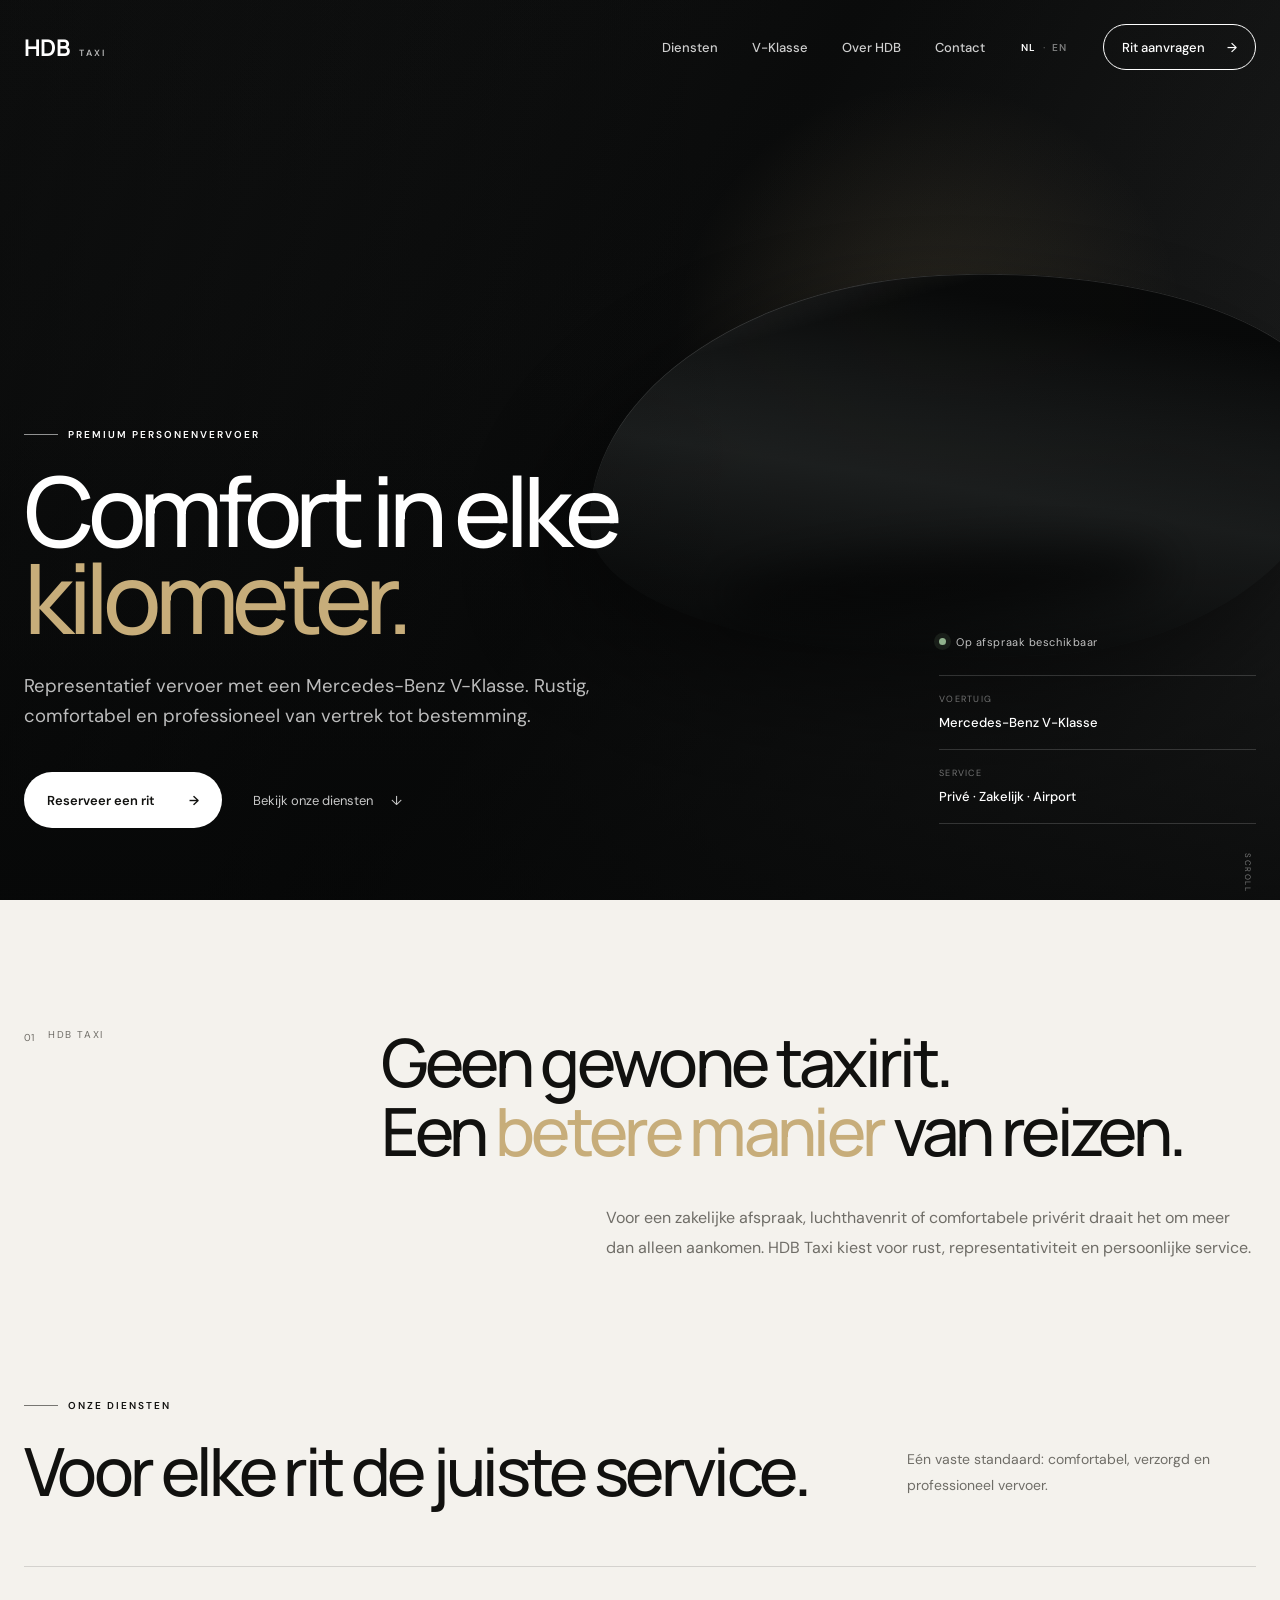
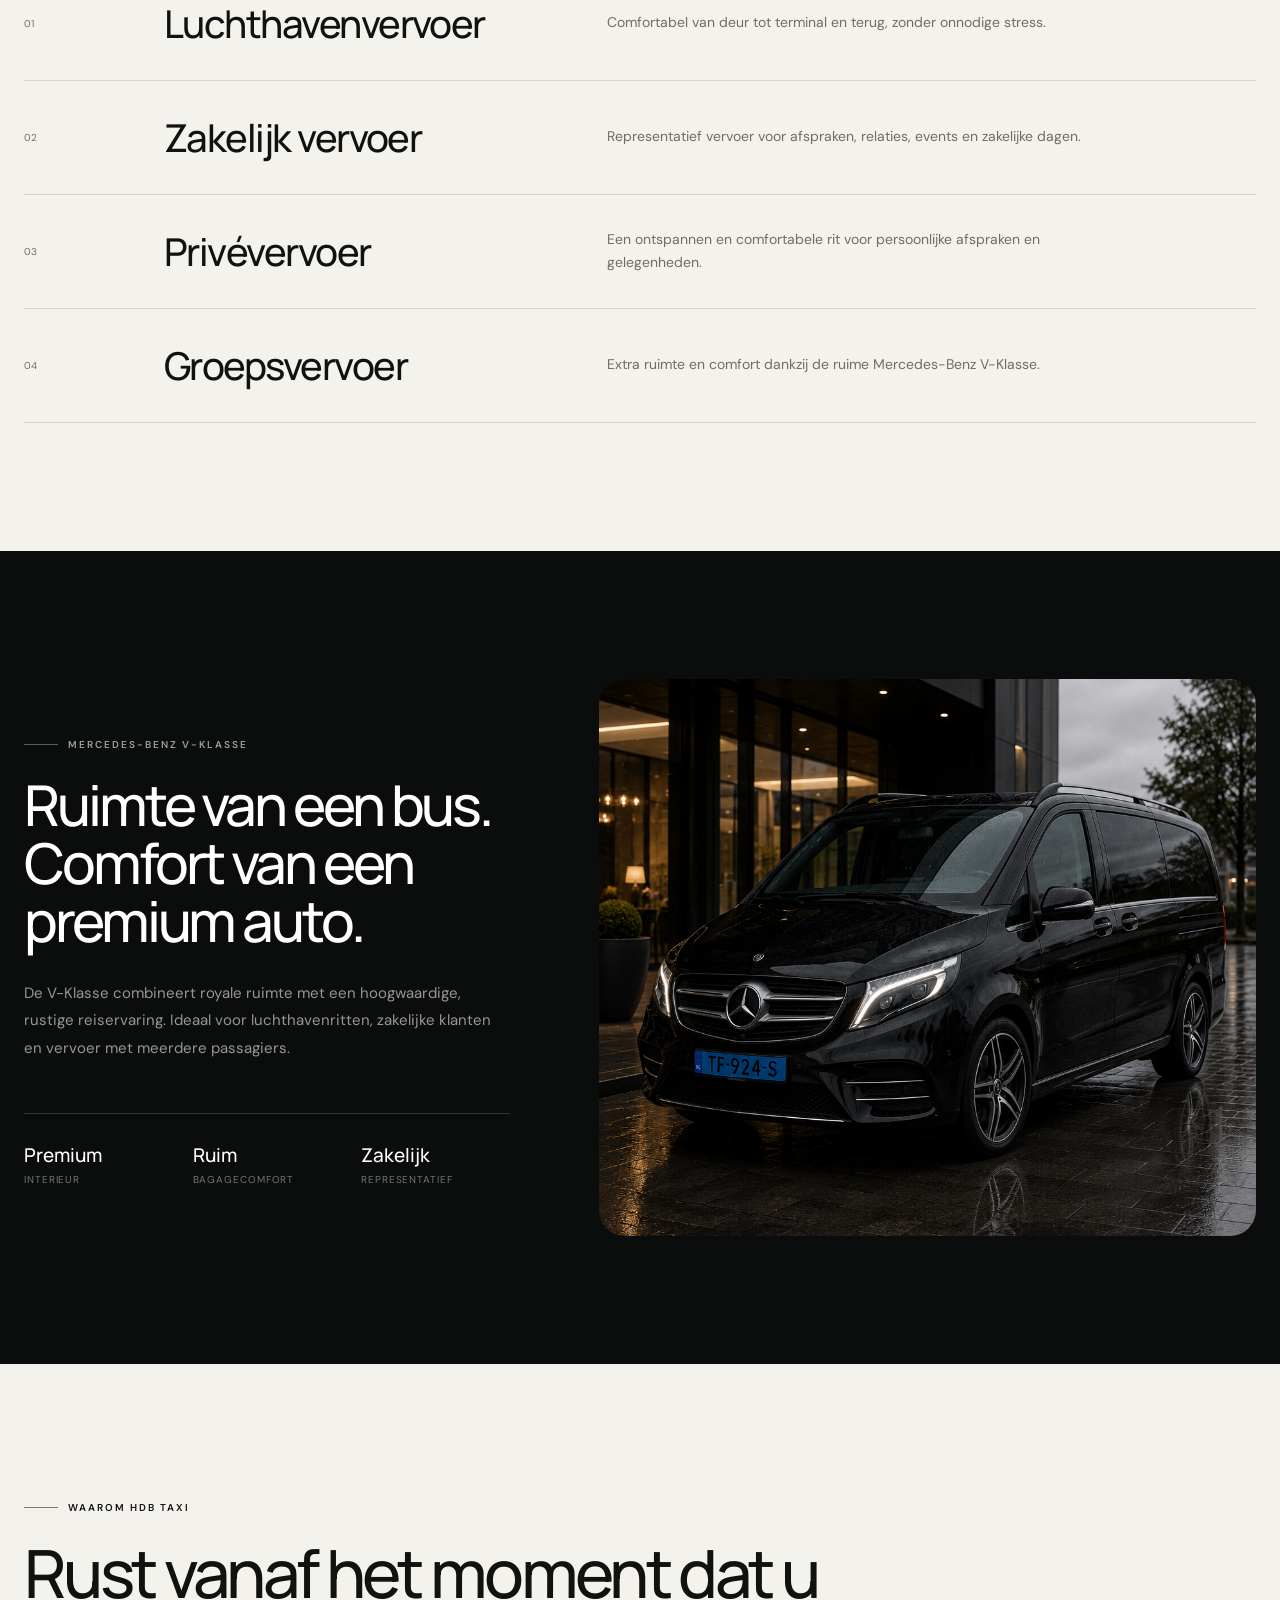
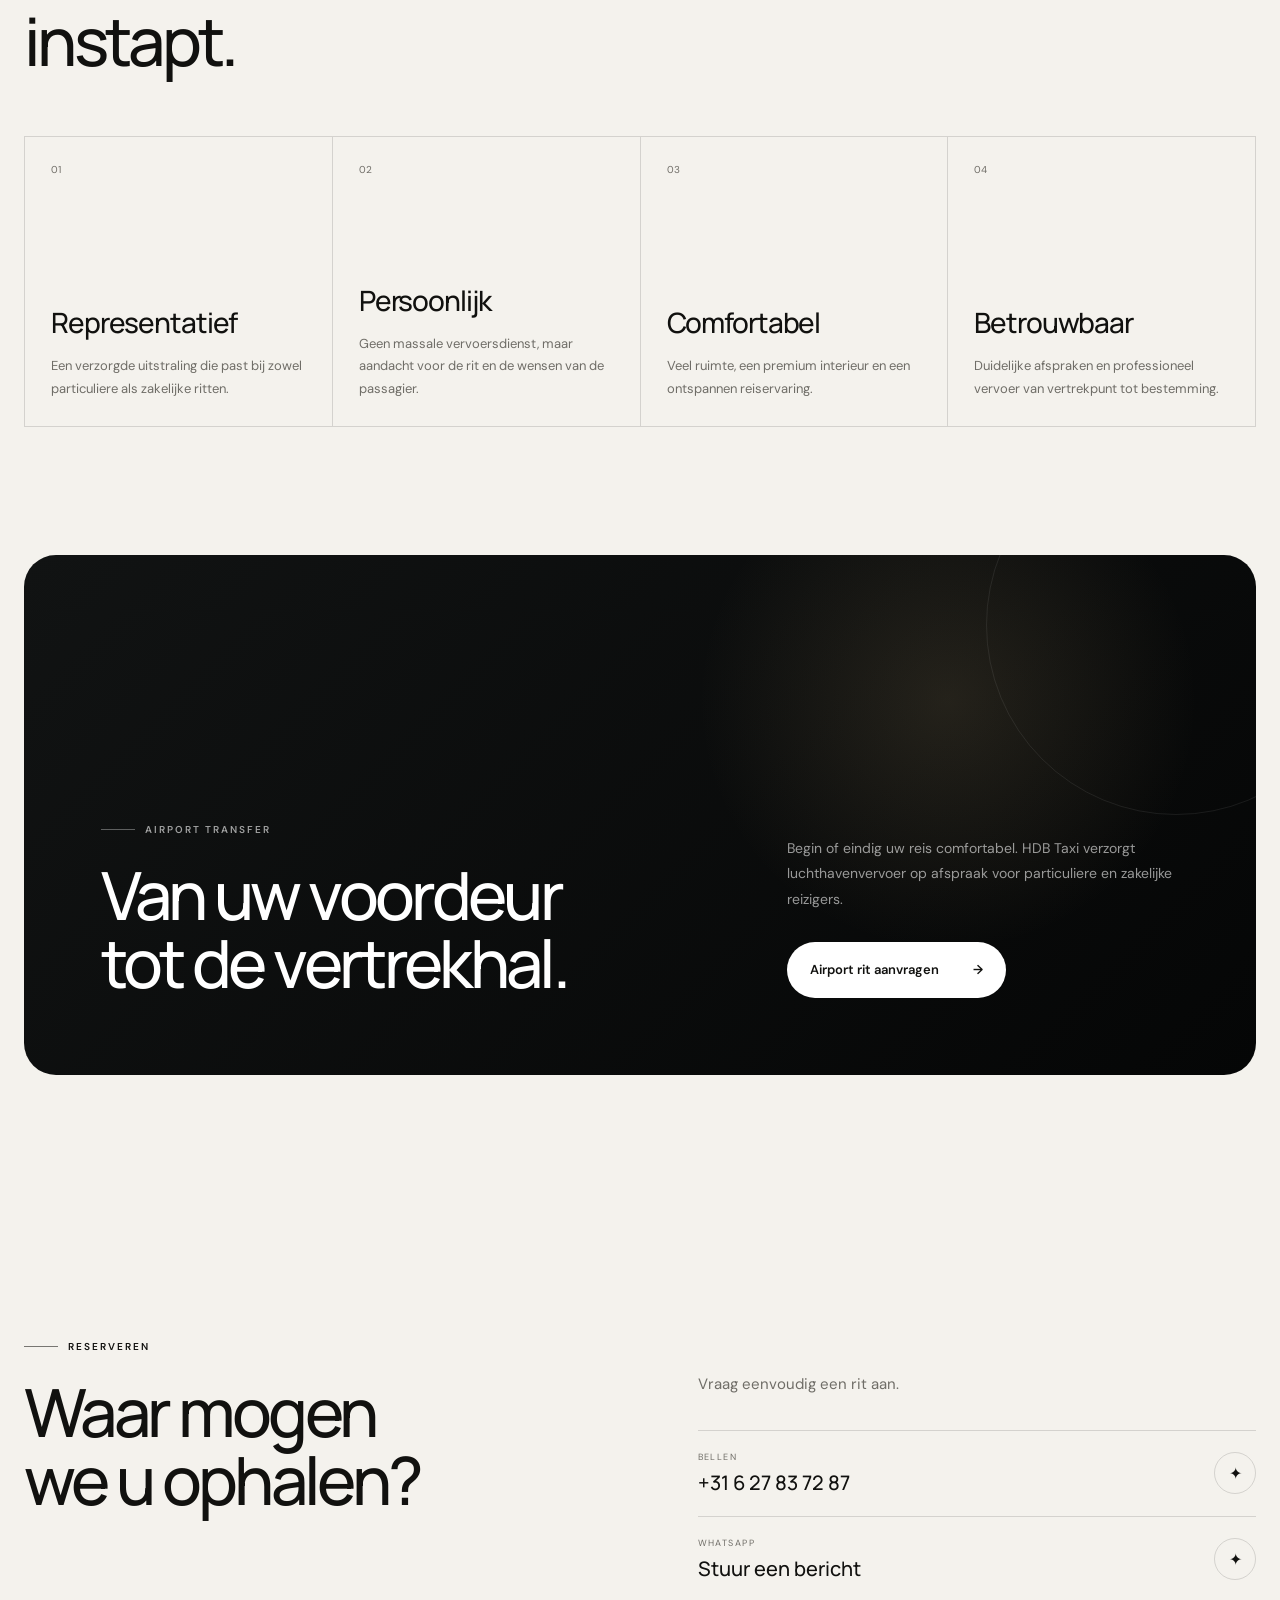
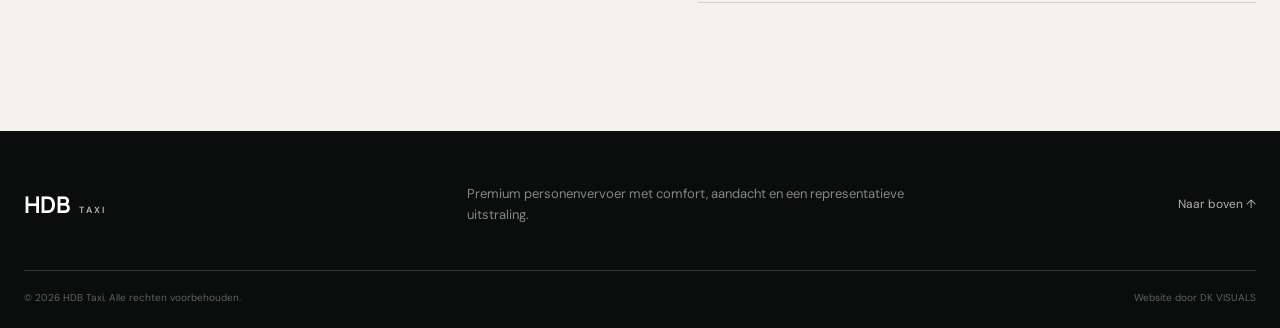
<file: index.html>
<!DOCTYPE html>
<html lang="nl">
<head>
    <meta charset="UTF-8">
    <meta name="viewport" content="width=device-width, initial-scale=1.0">

    <title>HDB Taxi — Premium Personenvervoer</title>
    <meta name="description" content="HDB Taxi biedt comfortabel en representatief personenvervoer met een Mercedes-Benz V-Klasse. Voor zakelijke ritten, luchthavenvervoer en privévervoer.">

    <link rel="alternate" hreflang="nl" href="index.html">
    <link rel="alternate" hreflang="en" href="index-en.html">
    <!--
    <link rel="alternate" hreflang="tr" href="index-tr.html">
    -->
    <link rel="alternate" hreflang="x-default" href="index.html">

    <link rel="preconnect" href="https://fonts.googleapis.com">
    <link rel="preconnect" href="https://fonts.gstatic.com" crossorigin>
    <link href="https://fonts.googleapis.com/css2?family=DM+Sans:wght@400;500;600&family=Manrope:wght@400;500;600;700&display=swap" rel="stylesheet">

    <link rel="stylesheet" href="assets/css/style.css">
</head>

<body>

    <header class="header" id="header">
        <div class="container nav-wrap">

            <a class="logo" href="#home" aria-label="HDB Taxi home">
                <span class="logo-mark">HDB</span>
                <span class="logo-sub">TAXI</span>
            </a>

            <nav class="nav" id="nav">
                <a href="#diensten">Diensten</a>
                <a href="#vklasse">V-Klasse</a>
                <a href="#over">Over HDB</a>
                <a href="#contact">Contact</a>
            </nav>

            <div class="language-switcher" aria-label="Taal kiezen">
                <a href="index.html" class="active">NL</a>
                <span>·</span>
                <a href="index-en.html">EN</a>
                <!--
                <span>·</span>
                <a href="index-tr.html">TR</a>
                -->
            </div>

            <a class="nav-cta" href="#contact">
                Rit aanvragen
                <span>→</span>
            </a>

            <button class="menu-button" id="menuButton" aria-label="Menu openen" aria-expanded="false">
                <span></span>
                <span></span>
            </button>

        </div>
    </header>


    <main>

        <section class="hero" id="home">
            <div class="hero-media"></div>
            <div class="hero-overlay">
                <!--
                <img src="assets/images/hero.png">
                -->
            </div>

            <div class="container hero-content">

                <div class="hero-copy reveal">

                    <p class="eyebrow">
                        PREMIUM PERSONENVERVOER
                    </p>

                    <h1>
                        Comfort in elke
                        <span>kilometer.</span>
                    </h1>

                    <p class="hero-text">
                        Representatief vervoer met een Mercedes-Benz V-Klasse.
                        Rustig, comfortabel en professioneel van vertrek tot bestemming.
                    </p>

                    <div class="hero-actions">
                        <a class="button button-light" href="#contact">
                            Reserveer een rit
                            <span>→</span>
                        </a>

                        <a class="text-link" href="#diensten">
                            Bekijk onze diensten
                            <span>↓</span>
                        </a>
                    </div>

                </div>

                <div class="hero-side reveal">
                    <div class="availability">
                        <span class="availability-dot"></span>
                        <span>Op afspraak beschikbaar</span>
                    </div>

                    <div class="hero-meta">
                        <div>
                            <span class="meta-label">Voertuig</span>
                            <strong>Mercedes-Benz V-Klasse</strong>
                        </div>

                        <div>
                            <span class="meta-label">Service</span>
                            <strong>Privé · Zakelijk · Airport</strong>
                        </div>
                    </div>
                </div>

            </div>

            <div class="scroll-indicator">
                <span>SCROLL</span>
                <i></i>
            </div>
        </section>


        <section class="intro section">
            <div class="container split">

                <div class="section-kicker reveal">
                    <span>01</span>
                    <p>HDB TAXI</p>
                </div>

                <div class="intro-copy reveal">
                    <h2>
                        Geen gewone taxirit.
                        <br>
                        Een <em>betere manier</em> van reizen.
                    </h2>

                    <p>
                        Voor een zakelijke afspraak, luchthavenrit of comfortabele
                        privérit draait het om meer dan alleen aankomen. HDB Taxi
                        kiest voor rust, representativiteit en persoonlijke service.
                    </p>
                </div>

            </div>
        </section>


        <section class="services section" id="diensten">
            <div class="container">

                <div class="section-head reveal">
                    <div>
                        <span class="micro">ONZE DIENSTEN</span>
                        <h2>Voor elke rit de juiste service.</h2>
                    </div>

                    <p>
                        Eén vaste standaard: comfortabel, verzorgd en professioneel vervoer.
                    </p>
                </div>


                <div class="service-list">

                    <article class="service-item reveal">
                        <span class="service-number">01</span>

                        <div class="service-main">
                            <h3>Luchthavenvervoer</h3>
                            <p>
                                Comfortabel van deur tot terminal en terug, zonder onnodige stress.
                            </p>
                        </div>

                        <!--
                        <span class="service-arrow">→</span>
                        -->                        
                    </article>


                    <article class="service-item reveal">
                        <span class="service-number">02</span>

                        <div class="service-main">
                            <h3>Zakelijk vervoer</h3>
                            <p>
                                Representatief vervoer voor afspraken, relaties, events en zakelijke dagen.
                            </p>
                        </div>

                        <!--
                        <span class="service-arrow">→</span>
                        -->                        
                    </article>


                    <article class="service-item reveal">
                        <span class="service-number">03</span>

                        <div class="service-main">
                            <h3>Privévervoer</h3>
                            <p>
                                Een ontspannen en comfortabele rit voor persoonlijke afspraken en gelegenheden.
                            </p>
                        </div>

                        <!--
                        <span class="service-arrow">→</span>
                        -->                        
                    </article>


                    <article class="service-item reveal">
                        <span class="service-number">04</span>

                        <div class="service-main">
                            <h3>Groepsvervoer</h3>
                            <p>
                                Extra ruimte en comfort dankzij de ruime Mercedes-Benz V-Klasse.
                            </p>
                        </div>

                        <!--
                        <span class="service-arrow">→</span>
                        -->                        
                    </article>

                </div>

            </div>
        </section>


        <section class="vehicle section" id="vklasse">

            <div class="container vehicle-grid">

                <div class="vehicle-copy reveal">
                    <span class="micro light">MERCEDES-BENZ V-KLASSE</span>

                    <h2>
                        Ruimte van een bus.
                        <br>
                        Comfort van een premium auto.
                    </h2>

                    <p>
                        De V-Klasse combineert royale ruimte met een hoogwaardige,
                        rustige reiservaring. Ideaal voor luchthavenritten,
                        zakelijke klanten en vervoer met meerdere passagiers.
                    </p>

                    <div class="spec-grid">
                        <div>
                            <strong>Premium</strong>
                            <span>Interieur</span>
                        </div>

                        <div>
                            <strong>Ruim</strong>
                            <span>Bagagecomfort</span>
                        </div>

                        <div>
                            <strong>Zakelijk</strong>
                            <span>Representatief</span>
                        </div>
                    </div>
                </div>

                <div class="vehicle-card reveal">
                    <div class="vehicle-image">
                        <img src="assets/images/mbenz-v-klasse.png">
                        <!--
                        <div class="image-placeholder">
                            <span>HDB TAXI</span>
                            <strong>V-KLASSE FOTO</strong>
                            <small>Plaats hier jullie eigen voertuigfoto</small>
                        </div>
                        -->
                    </div>

                    <!--
                    <div class="vehicle-caption">
                        <span>Mercedes-Benz</span>
                        <strong>V-Klasse</strong>
                    </div>
                    -->
                </div>

            </div>

        </section>


        <section class="experience section" id="over">
            <div class="container">

                <div class="section-head reveal">
                    <div>
                        <span class="micro">WAAROM HDB TAXI</span>
                        <h2>Rust vanaf het moment dat u instapt.</h2>
                    </div>
                </div>

                <div class="experience-grid">

                    <article class="feature reveal">
                        <span>01</span>
                        <h3>Representatief</h3>
                        <p>
                            Een verzorgde uitstraling die past bij zowel particuliere
                            als zakelijke ritten.
                        </p>
                    </article>

                    <article class="feature reveal">
                        <span>02</span>
                        <h3>Persoonlijk</h3>
                        <p>
                            Geen massale vervoersdienst, maar aandacht voor de rit
                            en de wensen van de passagier.
                        </p>
                    </article>

                    <article class="feature reveal">
                        <span>03</span>
                        <h3>Comfortabel</h3>
                        <p>
                            Veel ruimte, een premium interieur en een ontspannen
                            reiservaring.
                        </p>
                    </article>

                    <article class="feature reveal">
                        <span>04</span>
                        <h3>Betrouwbaar</h3>
                        <p>
                            Duidelijke afspraken en professioneel vervoer van
                            vertrekpunt tot bestemming.
                        </p>
                    </article>

                </div>

            </div>
        </section>


        <section class="airport section">

            <div class="container airport-card reveal">

                <div>
                    <span class="micro light">AIRPORT TRANSFER</span>

                    <h2>
                        Van uw voordeur
                        <br>
                        tot de vertrekhal.
                    </h2>
                </div>

                <div class="airport-side">
                    <p>
                        Begin of eindig uw reis comfortabel. HDB Taxi verzorgt
                        luchthavenvervoer op afspraak voor particuliere en zakelijke reizigers.
                    </p>

                    <a class="button button-light" href="#contact">
                        Airport rit aanvragen
                        <span>→</span>
                    </a>
                </div>

            </div>

        </section>


        <section class="contact section" id="contact">
            <div class="container contact-grid">

                <div class="contact-title reveal">
                    <span class="micro">RESERVEREN</span>

                    <h2>
                        Waar mogen
                        <br>
                        we u ophalen?
                    </h2>
                </div>

                <div class="contact-panel reveal">

                    <p>
                        Vraag eenvoudig een rit aan.
                    </p>

                    <div class="contact-actions">
                        <a class="contact-option" href="tel:+31627837287">
                            <span>
                                <small>BELLEN</small>
                                <strong>+31 6 27 83 72 87</strong>
                            </span>
                            <i>✦</i>
                        </a>

                        <a class="contact-option" href="https://wa.me/31627837287" target="_blank" rel="noopener">
                            <span>
                                <small>WHATSAPP</small>
                                <strong>Stuur een bericht</strong>
                            </span>
                            <i>✦</i>
                        </a>
                    </div>

                    <!--
                    <small class="placeholder-note">
                        * De contactgegevens zijn placeholders en moeten nog worden vervangen.
                    </small>
                    -->

                </div>

            </div>
        </section>

    </main>


    <footer class="footer">

        <div class="container footer-top">

            <a class="logo footer-logo" href="#home">
                <span class="logo-mark">HDB</span>
                <span class="logo-sub">TAXI</span>
            </a>

            <p>
                Premium personenvervoer met comfort,
                aandacht en een representatieve uitstraling.
            </p>

            <a class="footer-top-link" href="#home">
                Naar boven ↑
            </a>

        </div>

        <div class="container footer-bottom">
            <span>© 2026 HDB Taxi. Alle rechten voorbehouden.</span>
            <span>Website door DK VISUALS</span>
        </div>

    </footer>


    <script src="assets/js/script.js"></script>

</body>
</html>
</file>
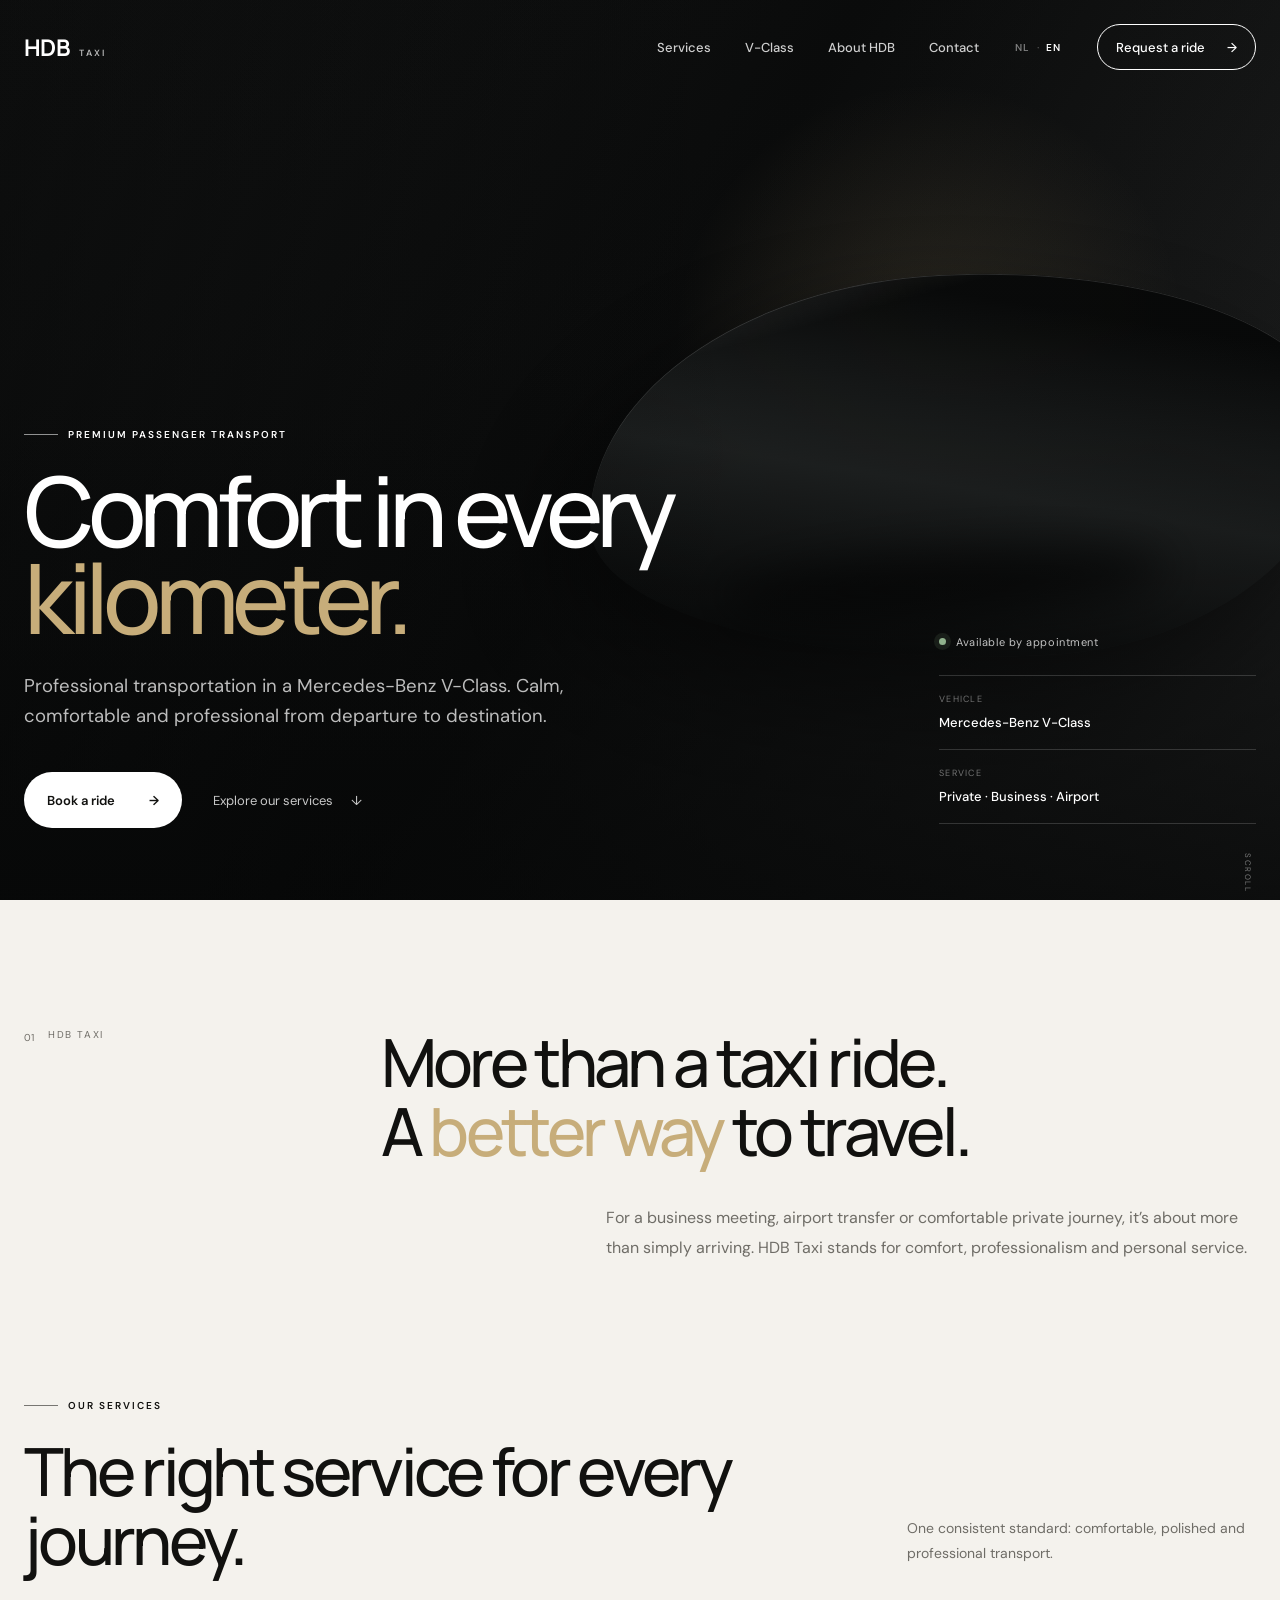
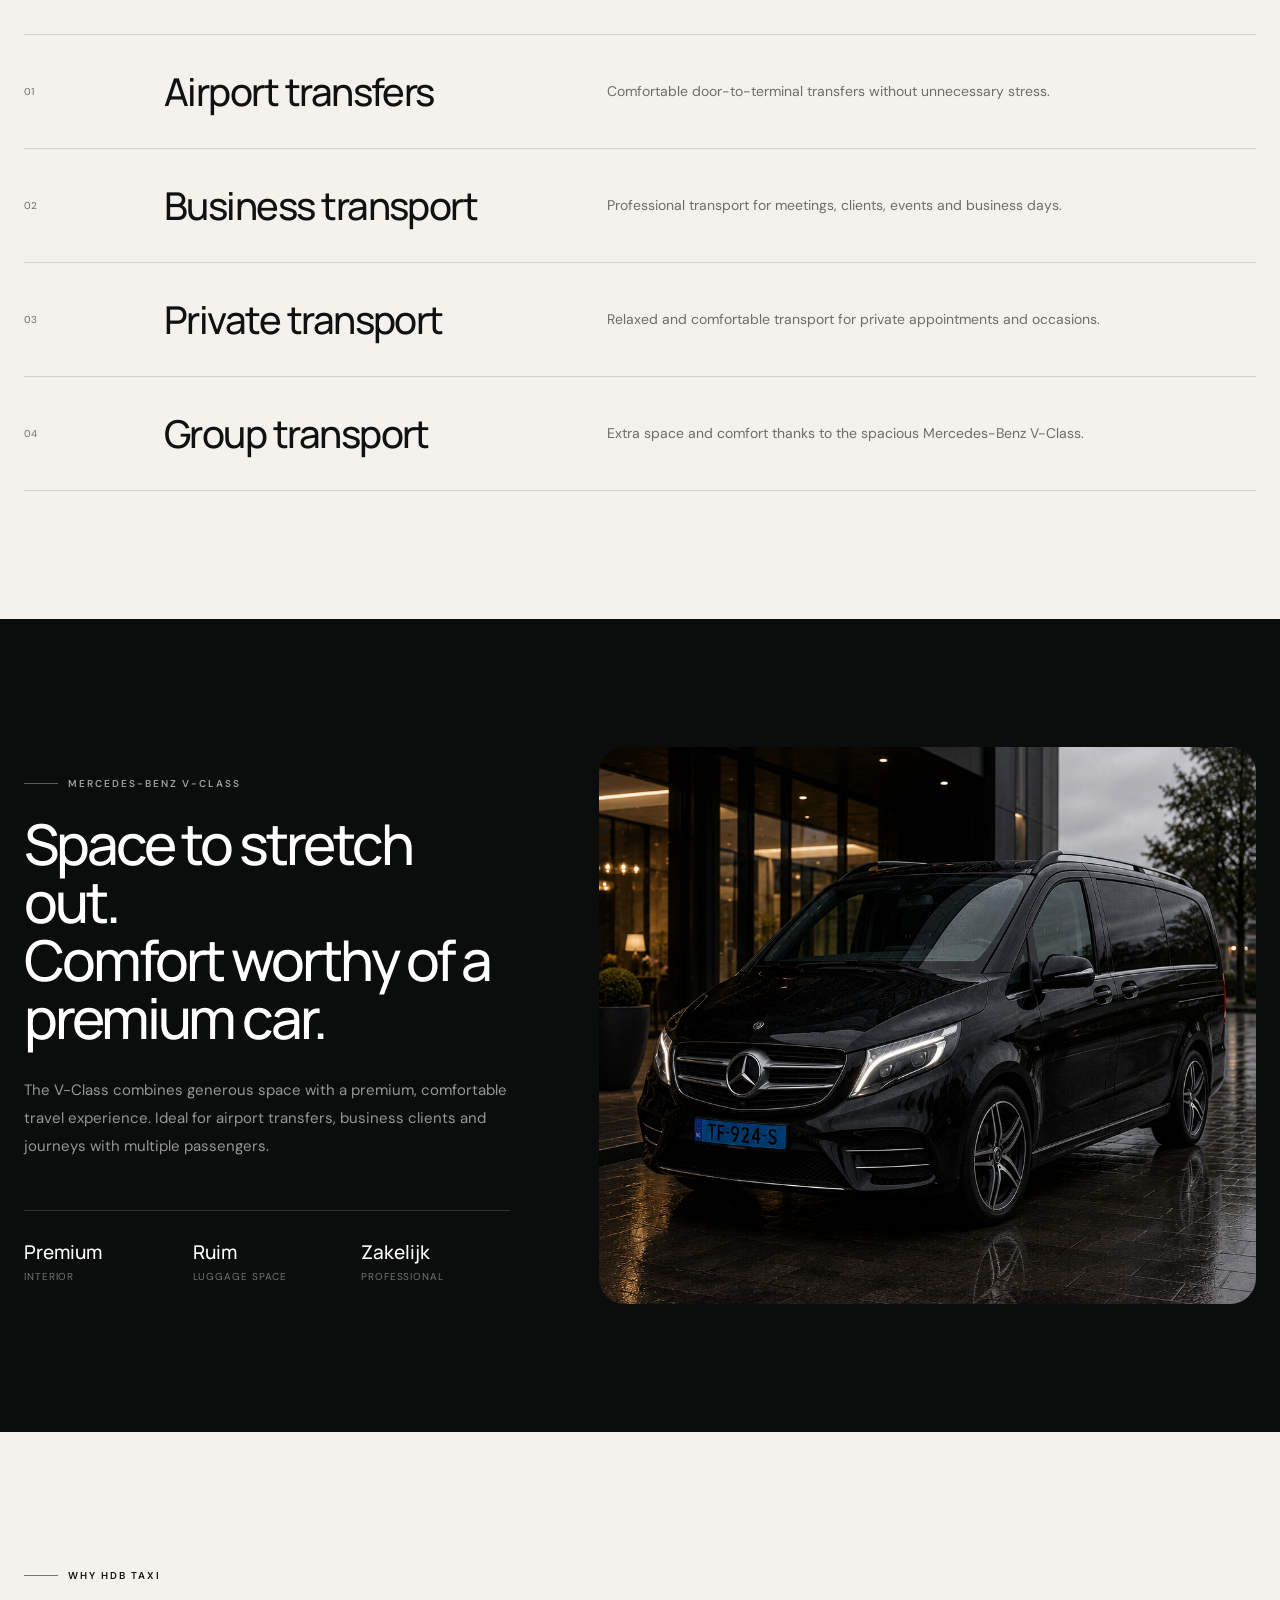
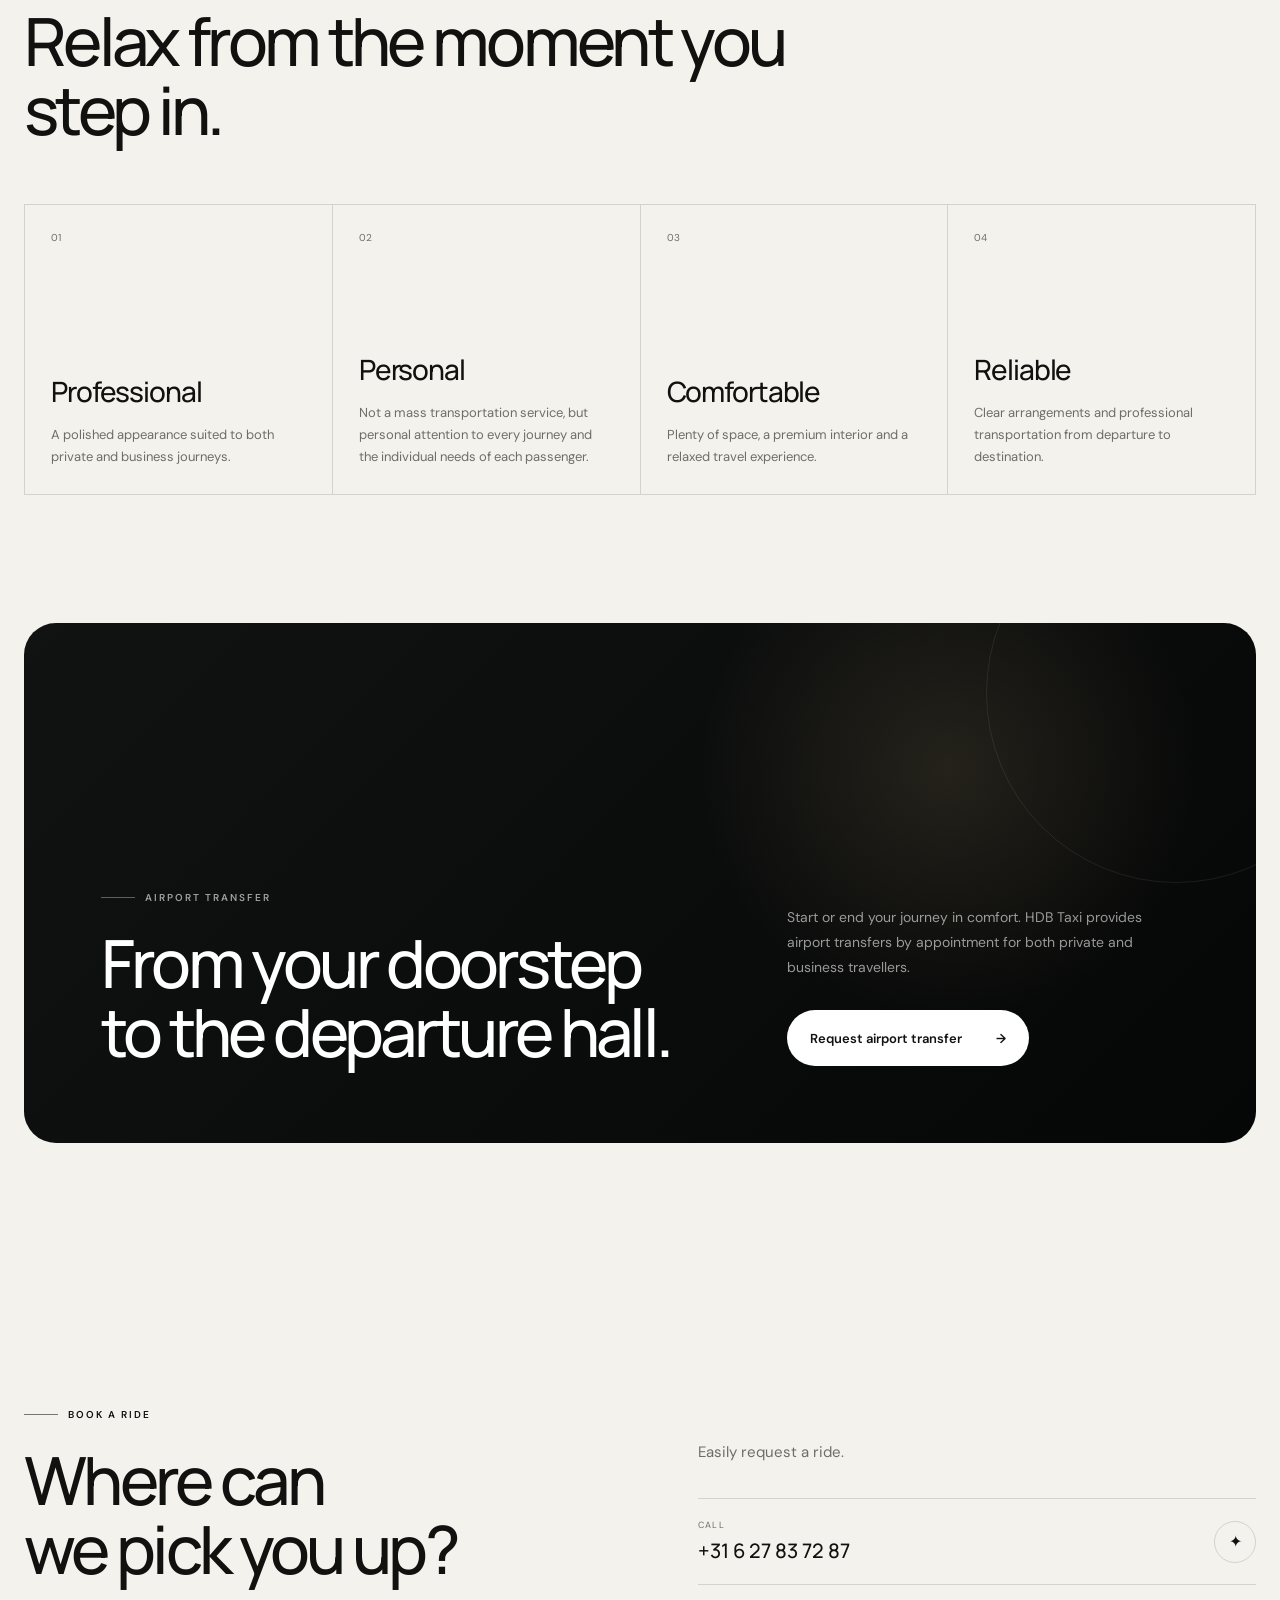
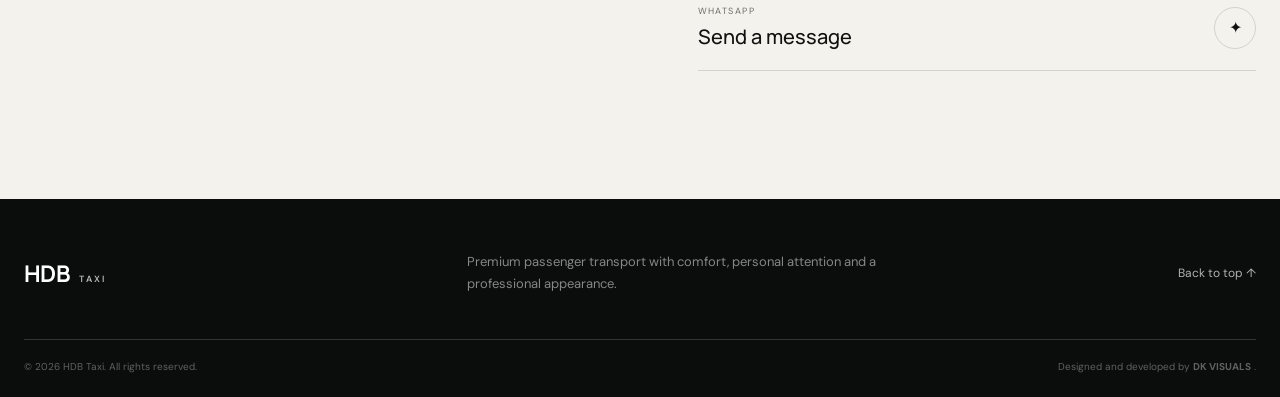
<file: index-en.html>
<!DOCTYPE html>
<html lang="en">
<head>
    <meta charset="UTF-8">
    <meta name="viewport" content="width=device-width, initial-scale=1.0">

    <title>HDB Taxi — Premium Passenger Transport</title>
    <meta name="description" content="HDB Taxi provides comfortable and professional passenger transport in a Mercedes-Benz V-Class for business travel, airport transfers and private journeys.">

    <link rel="alternate" hreflang="nl" href="index.html">
    <link rel="alternate" hreflang="en" href="index-en.html">
    <!--
    <link rel="alternate" hreflang="tr" href="index-tr.html">
    -->
    <link rel="alternate" hreflang="x-default" href="index.html">

    <link rel="preconnect" href="https://fonts.googleapis.com">
    <link rel="preconnect" href="https://fonts.gstatic.com" crossorigin>
    <link href="https://fonts.googleapis.com/css2?family=DM+Sans:wght@400;500;600&family=Manrope:wght@400;500;600;700&display=swap" rel="stylesheet">

    <link rel="stylesheet" href="assets/css/style.css">
</head>

<body>

    <header class="header" id="header">
        <div class="container nav-wrap">

            <a class="logo" href="#home" aria-label="HDB Taxi home">
                <span class="logo-mark">HDB</span>
                <span class="logo-sub">TAXI</span>
            </a>

            <nav class="nav" id="nav">
                <a href="#diensten">Services</a>
                <a href="#vklasse">V-Class</a>
                <a href="#over">About HDB</a>
                <a href="#contact">Contact</a>
            </nav>

            <div class="language-switcher" aria-label="Taal kiezen">
                <a href="index.html">NL</a>
                <span>·</span>
                <a href="index-en.html" class="active">EN</a>
                <!--
                <span>·</span>
                <a href="index-tr.html">TR</a>
                -->
            </div>

            <a class="nav-cta" href="#contact">
                Request a ride
                <span>→</span>
            </a>

            <button class="menu-button" id="menuButton" aria-label="Menu openen" aria-expanded="false">
                <span></span>
                <span></span>
            </button>

        </div>
    </header>


    <main>

        <section class="hero" id="home">
            <div class="hero-media"></div>
            <div class="hero-overlay">
                <!--
                <img src="assets/images/hero.png">
                -->
            </div>

            <div class="container hero-content">

                <div class="hero-copy reveal">

                    <p class="eyebrow">
                        PREMIUM PASSENGER TRANSPORT
                    </p>

                    <h1>
                        Comfort in every
                        <span>kilometer.</span>
                    </h1>

                    <p class="hero-text">
                        Professional transportation in a Mercedes-Benz V-Class.
                        Calm, comfortable and professional from departure to destination.
                    </p>

                    <div class="hero-actions">
                        <a class="button button-light" href="#contact">
                            Book a ride
                            <span>→</span>
                        </a>

                        <a class="text-link" href="#diensten">
                            Explore our services
                            <span>↓</span>
                        </a>
                    </div>

                </div>

                <div class="hero-side reveal">
                    <div class="availability">
                        <span class="availability-dot"></span>
                        <span>Available by appointment</span>
                    </div>

                    <div class="hero-meta">
                        <div>
                            <span class="meta-label">Vehicle</span>
                            <strong>Mercedes-Benz V-Class</strong>
                        </div>

                        <div>
                            <span class="meta-label">Service</span>
                            <strong>Private · Business · Airport</strong>
                        </div>
                    </div>
                </div>

            </div>

            <div class="scroll-indicator">
                <span>SCROLL</span>
                <i></i>
            </div>
        </section>


        <section class="intro section">
            <div class="container split">

                <div class="section-kicker reveal">
                    <span>01</span>
                    <p>HDB TAXI</p>
                </div>

                <div class="intro-copy reveal">
                    <h2>
                        More than a taxi ride.
                        <br>
                        A <em>better way</em> to travel.
                    </h2>

                    <p>
                        For a business meeting, airport transfer or comfortable
                        private journey, it’s about more than simply arriving. HDB Taxi
                        stands for comfort, professionalism and personal service.
                    </p>
                </div>

            </div>
        </section>


        <section class="services section" id="diensten">
            <div class="container">

                <div class="section-head reveal">
                    <div>
                        <span class="micro">OUR SERVICES</span>
                        <h2>The right service for every journey.</h2>
                    </div>

                    <p>
                        One consistent standard: comfortable, polished and professional transport.
                    </p>
                </div>


                <div class="service-list">

                    <article class="service-item reveal">
                        <span class="service-number">01</span>

                        <div class="service-main">
                            <h3>Airport transfers</h3>
                            <p>
                                Comfortable door-to-terminal transfers without unnecessary stress.
                            </p>
                        </div>

                        <!--
                        <span class="service-arrow">→</span>
                        -->
                    </article>


                    <article class="service-item reveal">
                        <span class="service-number">02</span>

                        <div class="service-main">
                            <h3>Business transport</h3>
                            <p>
                                Professional transport for meetings, clients, events and business days.
                            </p>
                        </div>

                        <!--
                        <span class="service-arrow">→</span>
                        -->
                    </article>


                    <article class="service-item reveal">
                        <span class="service-number">03</span>

                        <div class="service-main">
                            <h3>Private transport</h3>
                            <p>
                                Relaxed and comfortable transport for private appointments and occasions.
                            </p>
                        </div>

                        <!--
                        <span class="service-arrow">→</span>
                        -->                        
                    </article>


                    <article class="service-item reveal">
                        <span class="service-number">04</span>

                        <div class="service-main">
                            <h3>Group transport</h3>
                            <p>
                                Extra space and comfort thanks to the spacious Mercedes-Benz V-Class.
                            </p>
                        </div>

                        <!--
                        <span class="service-arrow">→</span>
                        -->                        
                    </article>

                </div>

            </div>
        </section>


        <section class="vehicle section" id="vklasse">

            <div class="container vehicle-grid">

                <div class="vehicle-copy reveal">
                    <span class="micro light">MERCEDES-BENZ V-CLASS</span>

                    <h2>
                        Space to stretch out.
                        <br>
                        Comfort worthy of a premium car.
                    </h2>

                    <p>
                        The V-Class combines generous space with a premium,
                        comfortable travel experience. Ideal for airport transfers,
                        business clients and journeys with multiple passengers.
                    </p>

                    <div class="spec-grid">
                        <div>
                            <strong>Premium</strong>
                            <span>Interior</span>
                        </div>

                        <div>
                            <strong>Ruim</strong>
                            <span>Luggage space</span>
                        </div>

                        <div>
                            <strong>Zakelijk</strong>
                            <span>Professional</span>
                        </div>
                    </div>
                </div>

                <div class="vehicle-card reveal">
                    <div class="vehicle-image">
                        <img src="assets/images/mbenz-v-klasse.png">
                        <!--
                        <div class="image-placeholder">
                            <span>HDB TAXI</span>
                            <strong>V-KLASSE FOTO</strong>
                            <small>Place your own vehicle photo here</small>
                        </div>
                        -->
                    </div>

                    <!--
                    <div class="vehicle-caption">
                        <span>Mercedes-Benz</span>
                        <strong>V-Class</strong>
                    </div>
                    -->
                </div>

            </div>

        </section>


        <section class="experience section" id="over">
            <div class="container">

                <div class="section-head reveal">
                    <div>
                        <span class="micro">WHY HDB TAXI</span>
                        <h2>Relax from the moment you step in.</h2>
                    </div>
                </div>

                <div class="experience-grid">

                    <article class="feature reveal">
                        <span>01</span>
                        <h3>Professional</h3>
                        <p>
                            A polished appearance suited to both private and business journeys.
                        </p>
                    </article>

                    <article class="feature reveal">
                        <span>02</span>
                        <h3>Personal</h3>
                        <p>
                            Not a mass transportation service, but personal attention to every journey
                            and the individual needs of each passenger.
                        </p>
                    </article>

                    <article class="feature reveal">
                        <span>03</span>
                        <h3>Comfortable</h3>
                        <p>
                            Plenty of space, a premium interior and a relaxed travel experience.
                        </p>
                    </article>

                    <article class="feature reveal">
                        <span>04</span>
                        <h3>Reliable</h3>
                        <p>
                            Clear arrangements and professional transportation from departure to destination.
                        </p>
                    </article>

                </div>

            </div>
        </section>


        <section class="airport section">

            <div class="container airport-card reveal">

                <div>
                    <span class="micro light">AIRPORT TRANSFER</span>

                    <h2>
                        From your doorstep
                        <br>
                        to the departure hall.
                    </h2>
                </div>

                <div class="airport-side">
                    <p>
                        Start or end your journey in comfort. HDB Taxi provides
                        airport transfers by appointment for both private and business travellers.
                    </p>

                    <a class="button button-light" href="#contact">
                        Request airport transfer
                        <span>→</span>
                    </a>
                </div>

            </div>

        </section>


        <section class="contact section" id="contact">
            <div class="container contact-grid">

                <div class="contact-title reveal">
                    <span class="micro">BOOK A RIDE</span>

                    <h2>
                        Where can
                        <br>
                        we pick you up?
                    </h2>
                </div>

                <div class="contact-panel reveal">

                    <p>
                        Easily request a ride.
                    </p>

                    <div class="contact-actions">
                        <a class="contact-option" href="tel:+31627837287">
                            <span>
                                <small>CALL</small>
                                <strong>+31 6 27 83 72 87</strong>
                            </span>
                            <i>✦</i>
                        </a>

                        <a class="contact-option" href="https://wa.me/31627837287" target="_blank" rel="noopener">
                            <span>
                                <small>WHATSAPP</small>
                                <strong>Send a message</strong>
                            </span>
                            <i>✦</i>
                        </a>
                    </div>

                    <!--
                    <small class="placeholder-note">
                        * Contact details are placeholders and still need to be replaced.
                    </small>
                    -->

                </div>

            </div>
        </section>

    </main>


    <footer class="footer">

        <div class="container footer-top">

            <a class="logo footer-logo" href="#home">
                <span class="logo-mark">HDB</span>
                <span class="logo-sub">TAXI</span>
            </a>

            <p>
                Premium passenger transport with comfort,
                personal attention and a professional appearance.
            </p>

            <a class="footer-top-link" href="#home">
                Back to top ↑
            </a>

        </div>

        <div class="container footer-bottom">
            <span>© 2026 HDB Taxi. All rights reserved.</span>
            <span>
                Designed and developed by 
                <a href="https://www.dkvisuals.nl/" target="_blank">
                    <strong>DK VISUALS</strong>
                </a>
                .
            </span>
        </div>

    </footer>


    <script src="assets/js/script.js"></script>

</body>
</html>
</file>
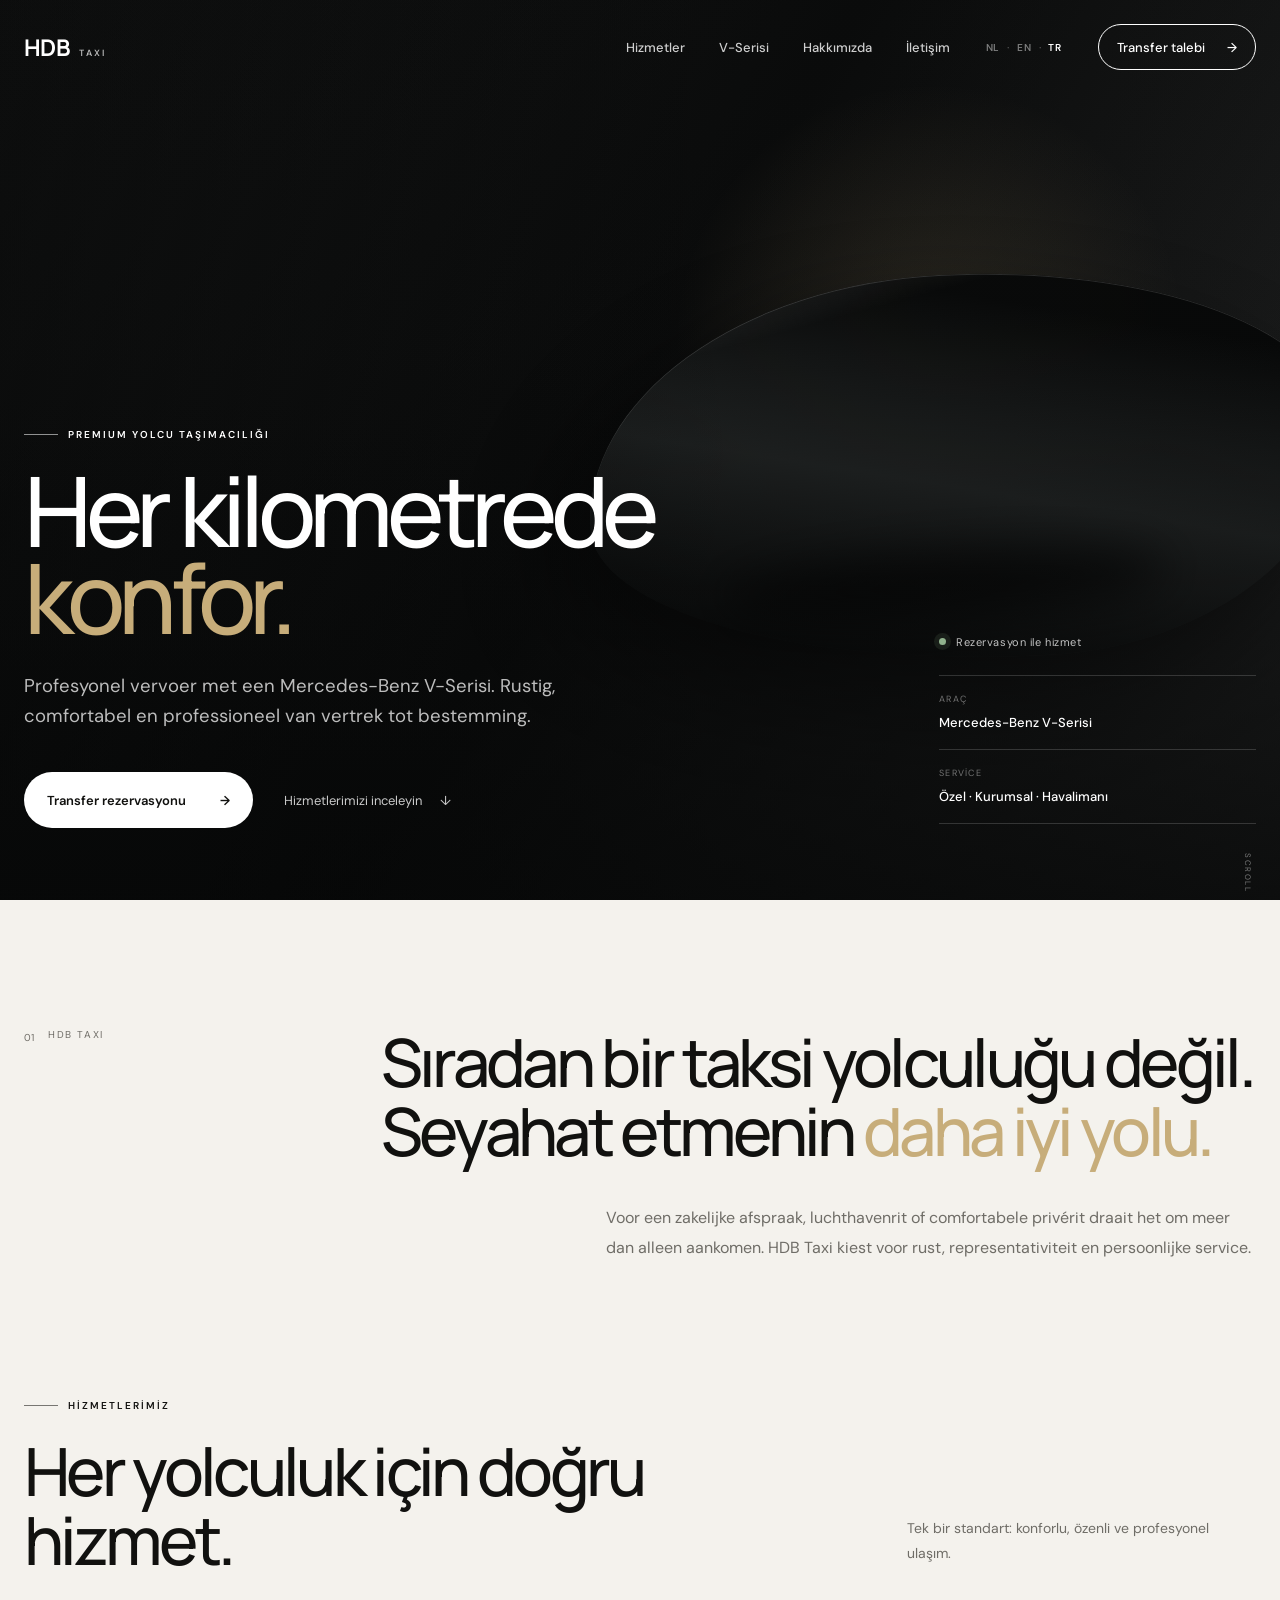
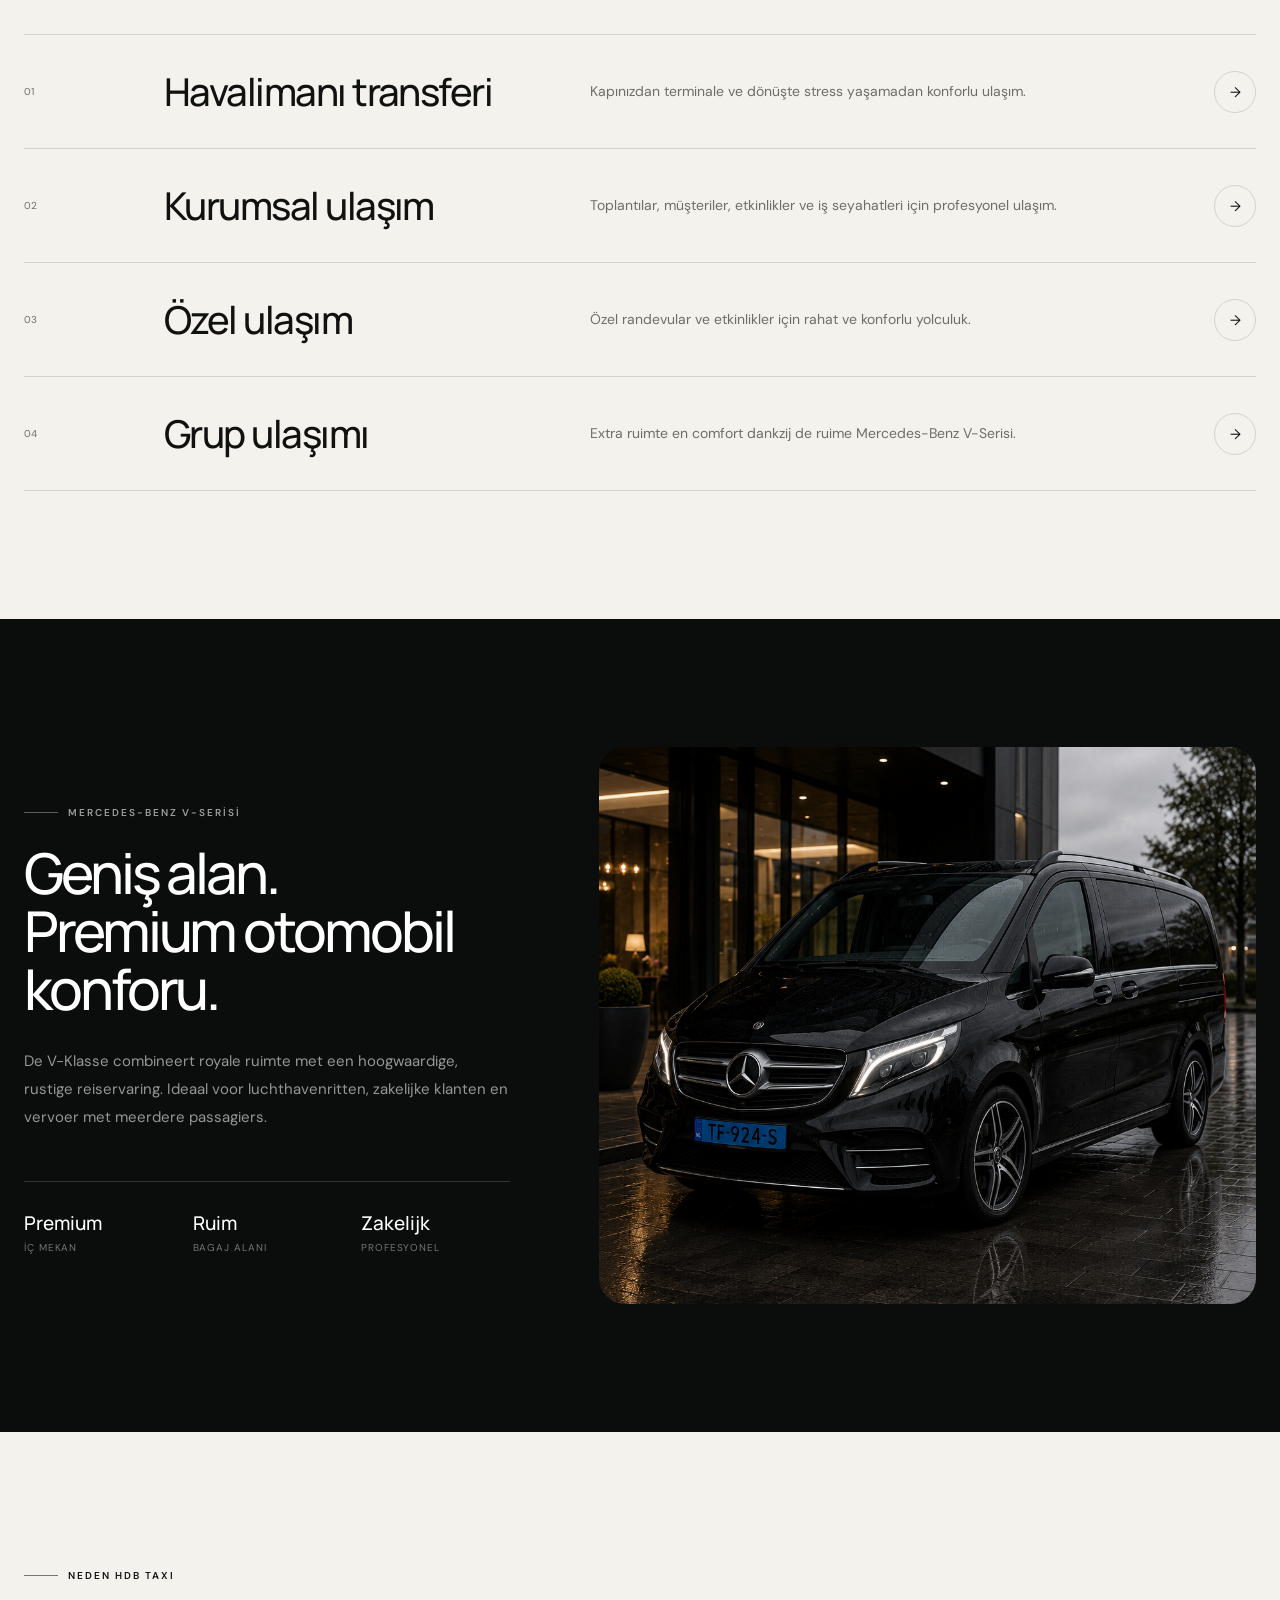
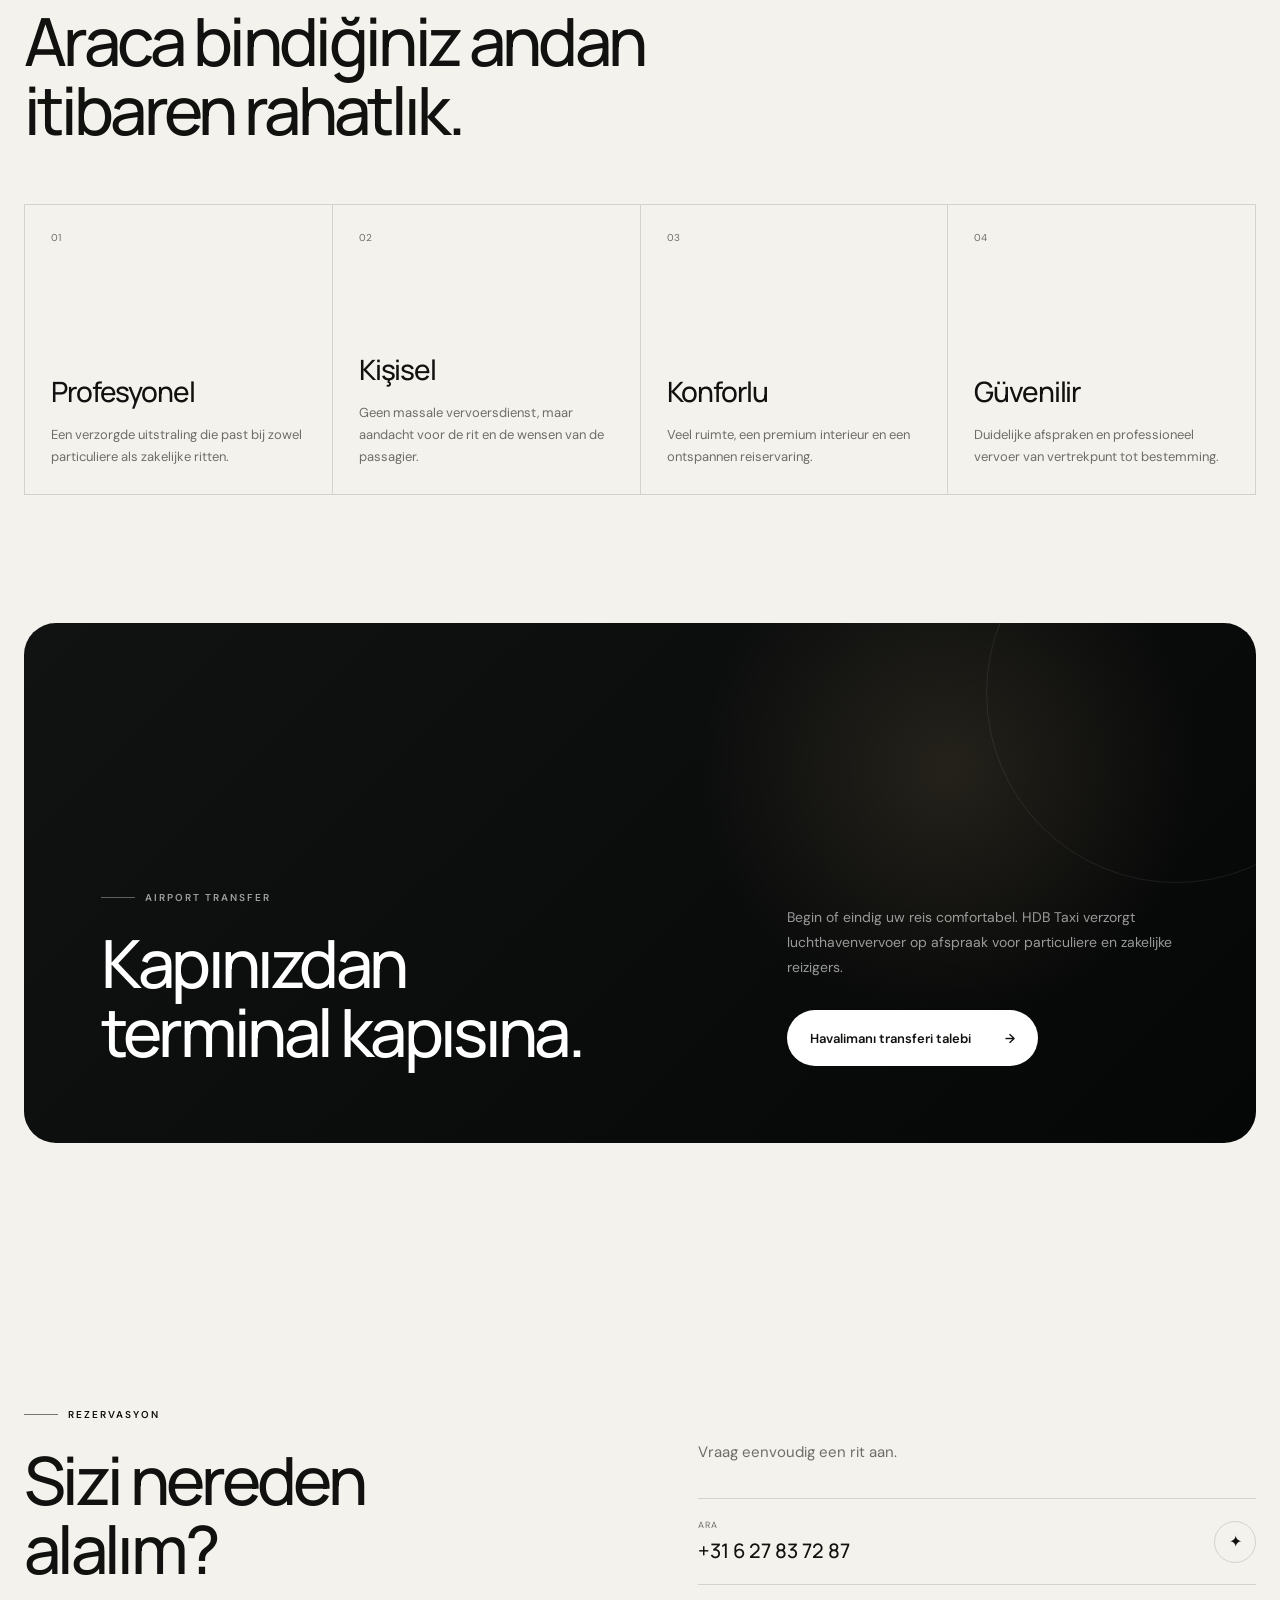
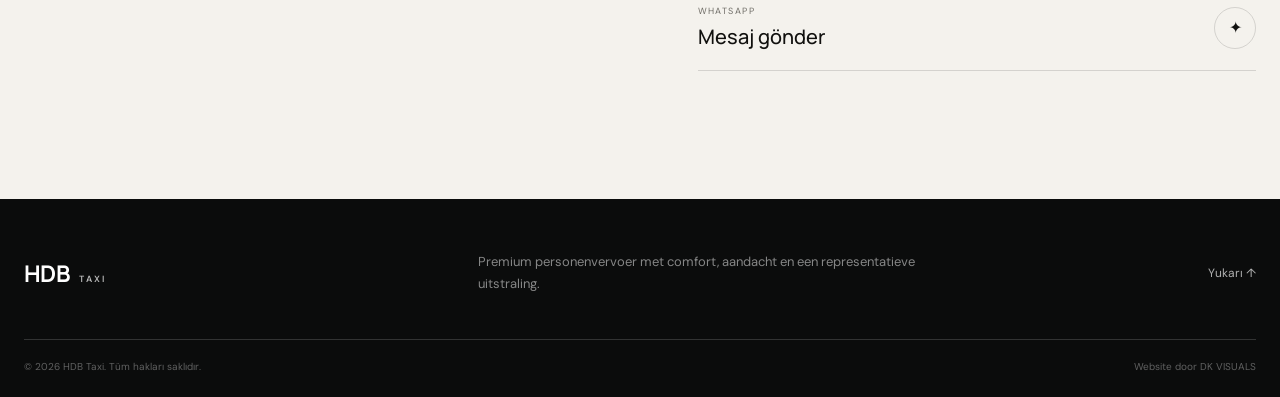
<file: index-tr.html>
<!DOCTYPE html>
<html lang="tr">
<head>
    <meta charset="UTF-8">
    <meta name="viewport" content="width=device-width, initial-scale=1.0">

    <title>HDB Taxi — Premium Yolcu Taşımacılığı</title>
    <meta name="description" content="HDB Taxi, Mercedes-Benz V-Serisi ile konforlu ve profesyonel yolcu taşımacılığı sunar. İş seyahatleri, havalimanı transferleri ve özel yolculuklar için.">

    <link rel="alternate" hreflang="nl" href="index.html">
    <link rel="alternate" hreflang="en" href="index-en.html">
    <link rel="alternate" hreflang="tr" href="index-tr.html">
    <link rel="alternate" hreflang="x-default" href="index.html">

    <link rel="preconnect" href="https://fonts.googleapis.com">
    <link rel="preconnect" href="https://fonts.gstatic.com" crossorigin>
    <link href="https://fonts.googleapis.com/css2?family=DM+Sans:wght@400;500;600&family=Manrope:wght@400;500;600;700&display=swap" rel="stylesheet">

    <link rel="stylesheet" href="assets/css/style.css">
</head>

<body>

    <header class="header" id="header">
        <div class="container nav-wrap">

            <a class="logo" href="#home" aria-label="HDB Taxi home">
                <span class="logo-mark">HDB</span>
                <span class="logo-sub">TAXI</span>
            </a>

            <nav class="nav" id="nav">
                <a href="#diensten">Hizmetler</a>
                <a href="#vklasse">V-Serisi</a>
                <a href="#over">Hakkımızda</a>
                <a href="#contact">İletişim</a>
            </nav>

            <div class="language-switcher" aria-label="Taal kiezen">
                <a href="index.html">NL</a>
                <span>·</span>
                <a href="index-en.html">EN</a>
                <span>·</span>
                <a href="index-tr.html" class="active">TR</a>
            </div>

            <a class="nav-cta" href="#contact">
                Transfer talebi
                <span>→</span>
            </a>

            <button class="menu-button" id="menuButton" aria-label="Menu openen" aria-expanded="false">
                <span></span>
                <span></span>
            </button>

        </div>
    </header>


    <main>

        <section class="hero" id="home">
            <div class="hero-media"></div>
            <div class="hero-overlay">
                <!--
                <img src="assets/images/hero.png">
                -->
            </div>

            <div class="container hero-content">

                <div class="hero-copy reveal">

                    <p class="eyebrow">
                        PREMIUM YOLCU TAŞIMACILIĞI
                    </p>

                    <h1>
                        Her kilometrede
                        <span>konfor.</span>
                    </h1>

                    <p class="hero-text">
                        Profesyonel vervoer met een Mercedes-Benz V-Serisi.
                        Rustig, comfortabel en professioneel van vertrek tot bestemming.
                    </p>

                    <div class="hero-actions">
                        <a class="button button-light" href="#contact">
                            Transfer rezervasyonu
                            <span>→</span>
                        </a>

                        <a class="text-link" href="#diensten">
                            Hizmetlerimizi inceleyin
                            <span>↓</span>
                        </a>
                    </div>

                </div>

                <div class="hero-side reveal">
                    <div class="availability">
                        <span class="availability-dot"></span>
                        <span>Rezervasyon ile hizmet</span>
                    </div>

                    <div class="hero-meta">
                        <div>
                            <span class="meta-label">Araç</span>
                            <strong>Mercedes-Benz V-Serisi</strong>
                        </div>

                        <div>
                            <span class="meta-label">Service</span>
                            <strong>Özel · Kurumsal · Havalimanı</strong>
                        </div>
                    </div>
                </div>

            </div>

            <div class="scroll-indicator">
                <span>SCROLL</span>
                <i></i>
            </div>
        </section>


        <section class="intro section">
            <div class="container split">

                <div class="section-kicker reveal">
                    <span>01</span>
                    <p>HDB TAXI</p>
                </div>

                <div class="intro-copy reveal">
                    <h2>
                        Sıradan bir taksi yolculuğu değil.
                        <br>
                        Seyahat etmenin <em>daha iyi yolu.</em>
                    </h2>

                    <p>
                        Voor een zakelijke afspraak, luchthavenrit of comfortabele
                        privérit draait het om meer dan alleen aankomen. HDB Taxi
                        kiest voor rust, representativiteit en persoonlijke service.
                    </p>
                </div>

            </div>
        </section>


        <section class="services section" id="diensten">
            <div class="container">

                <div class="section-head reveal">
                    <div>
                        <span class="micro">HİZMETLERİMİZ</span>
                        <h2>Her yolculuk için doğru hizmet.</h2>
                    </div>

                    <p>
                        Tek bir standart: konforlu, özenli ve profesyonel ulaşım.
                    </p>
                </div>


                <div class="service-list">

                    <article class="service-item reveal">
                        <span class="service-number">01</span>

                        <div class="service-main">
                            <h3>Havalimanı transferi</h3>
                            <p>
                                Kapınızdan terminale ve dönüşte stress yaşamadan konforlu ulaşım.
                            </p>
                        </div>

                        <span class="service-arrow">→</span>
                    </article>


                    <article class="service-item reveal">
                        <span class="service-number">02</span>

                        <div class="service-main">
                            <h3>Kurumsal ulaşım</h3>
                            <p>
                                Toplantılar, müşteriler, etkinlikler ve iş seyahatleri için profesyonel ulaşım.
                            </p>
                        </div>

                        <span class="service-arrow">→</span>
                    </article>


                    <article class="service-item reveal">
                        <span class="service-number">03</span>

                        <div class="service-main">
                            <h3>Özel ulaşım</h3>
                            <p>
                                Özel randevular ve etkinlikler için rahat ve konforlu yolculuk.
                            </p>
                        </div>

                        <span class="service-arrow">→</span>
                    </article>


                    <article class="service-item reveal">
                        <span class="service-number">04</span>

                        <div class="service-main">
                            <h3>Grup ulaşımı</h3>
                            <p>
                                Extra ruimte en comfort dankzij de ruime Mercedes-Benz V-Serisi.
                            </p>
                        </div>

                        <span class="service-arrow">→</span>
                    </article>

                </div>

            </div>
        </section>


        <section class="vehicle section" id="vklasse">

            <div class="container vehicle-grid">

                <div class="vehicle-copy reveal">
                    <span class="micro light">MERCEDES-BENZ V-SERİSİ</span>

                    <h2>
                        Geniş alan.
                        <br>
                        Premium otomobil konforu.
                    </h2>

                    <p>
                        De V-Klasse combineert royale ruimte met een hoogwaardige,
                        rustige reiservaring. Ideaal voor luchthavenritten,
                        zakelijke klanten en vervoer met meerdere passagiers.
                    </p>

                    <div class="spec-grid">
                        <div>
                            <strong>Premium</strong>
                            <span>İç mekan</span>
                        </div>

                        <div>
                            <strong>Ruim</strong>
                            <span>Bagaj alanı</span>
                        </div>

                        <div>
                            <strong>Zakelijk</strong>
                            <span>Profesyonel</span>
                        </div>
                    </div>
                </div>

                <div class="vehicle-card reveal">
                    <div class="vehicle-image">
                        <img src="assets/images/mbenz-v-klasse.png">
                        <!--
                        <div class="image-placeholder">
                            <span>HDB TAXI</span>
                            <strong>V-KLASSE FOTO</strong>
                            <small>Kendi araç fotoğrafınızı buraya ekleyin</small>
                        </div>
                        -->
                    </div>

                    <!--
                    <div class="vehicle-caption">
                        <span>Mercedes-Benz</span>
                        <strong>V-Serisi</strong>
                    </div>
                    -->
                </div>

            </div>

        </section>


        <section class="experience section" id="over">
            <div class="container">

                <div class="section-head reveal">
                    <div>
                        <span class="micro">NEDEN HDB TAXI</span>
                        <h2>Araca bindiğiniz andan itibaren rahatlık.</h2>
                    </div>
                </div>

                <div class="experience-grid">

                    <article class="feature reveal">
                        <span>01</span>
                        <h3>Profesyonel</h3>
                        <p>
                            Een verzorgde uitstraling die past bij zowel particuliere
                            als zakelijke ritten.
                        </p>
                    </article>

                    <article class="feature reveal">
                        <span>02</span>
                        <h3>Kişisel</h3>
                        <p>
                            Geen massale vervoersdienst, maar aandacht voor de rit
                            en de wensen van de passagier.
                        </p>
                    </article>

                    <article class="feature reveal">
                        <span>03</span>
                        <h3>Konforlu</h3>
                        <p>
                            Veel ruimte, een premium interieur en een ontspannen
                            reiservaring.
                        </p>
                    </article>

                    <article class="feature reveal">
                        <span>04</span>
                        <h3>Güvenilir</h3>
                        <p>
                            Duidelijke afspraken en professioneel vervoer van
                            vertrekpunt tot bestemming.
                        </p>
                    </article>

                </div>

            </div>
        </section>


        <section class="airport section">

            <div class="container airport-card reveal">

                <div>
                    <span class="micro light">AIRPORT TRANSFER</span>

                    <h2>
                        Kapınızdan
                        <br>
                        terminal kapısına.
                    </h2>
                </div>

                <div class="airport-side">
                    <p>
                        Begin of eindig uw reis comfortabel. HDB Taxi verzorgt
                        luchthavenvervoer op afspraak voor particuliere en zakelijke reizigers.
                    </p>

                    <a class="button button-light" href="#contact">
                        Havalimanı transferi talebi
                        <span>→</span>
                    </a>
                </div>

            </div>

        </section>


        <section class="contact section" id="contact">
            <div class="container contact-grid">

                <div class="contact-title reveal">
                    <span class="micro">REZERVASYON</span>

                    <h2>
                        Sizi nereden
                        <br>
                        alalım?
                    </h2>
                </div>

                <div class="contact-panel reveal">

                    <p>
                        Vraag eenvoudig een rit aan.
                    </p>

                    <div class="contact-actions">
                        <a class="contact-option" href="tel:+31627837287">
                            <span>
                                <small>ARA</small>
                                <strong>+31 6 27 83 72 87</strong>
                            </span>
                            <i>✦</i>
                        </a>

                        <a class="contact-option" href="https://wa.me/31627837287" target="_blank" rel="noopener">
                            <span>
                                <small>WHATSAPP</small>
                                <strong>Mesaj gönder</strong>
                            </span>
                            <i>✦</i>
                        </a>
                    </div>

                    <!--
                    <small class="placeholder-note">
                        * İletişim bilgileri örnektir ve değiştirilmelidir.
                    </small>
                    -->

                </div>

            </div>
        </section>

    </main>


    <footer class="footer">

        <div class="container footer-top">

            <a class="logo footer-logo" href="#home">
                <span class="logo-mark">HDB</span>
                <span class="logo-sub">TAXI</span>
            </a>

            <p>
                Premium personenvervoer met comfort,
                aandacht en een representatieve uitstraling.
            </p>

            <a class="footer-top-link" href="#home">
                Yukarı ↑
            </a>

        </div>

        <div class="container footer-bottom">
            <span>© 2026 HDB Taxi. Tüm hakları saklıdır.</span>
            <span>Website door DK VISUALS</span>
        </div>

    </footer>


    <script src="assets/js/script.js"></script>

</body>
</html>
</file>
<file: assets/css/style.css>
/* =========================================================
   HDB TAXI — PREMIUM WEBSITE
========================================================= */

:root {
    --bg: #f4f2ed;
    --surface: #ebe8e1;
    --ink: #11110f;
    --ink-soft: #6f6d67;
    --dark: #0b0c0c;
    --dark-soft: #161818;
    --line: rgba(17, 17, 15, .14);
    --line-light: rgba(255, 255, 255, .16);
    --champagne: #c7ad7a;
    --white: #ffffff;

    --container: 1320px;
    --radius: 26px;
    --section: clamp(88px, 10vw, 150px);

    --sans: "DM Sans", sans-serif;
    --display: "Manrope", sans-serif;

    --ease: cubic-bezier(.22, .61, .36, 1);
}


/* RESET */

*,
*::before,
*::after {
    box-sizing: border-box;
}

html {
    scroll-behavior: smooth;
}

body {
    margin: 0;
    color: var(--ink);
    background: var(--bg);
    font-family: var(--sans);
    -webkit-font-smoothing: antialiased;
}

body.menu-open {
    overflow: hidden;
}

a {
    color: inherit;
    text-decoration: none;
}

button {
    font: inherit;
}

img {
    display: block;
    width: 100%;
}

.container {
    width: min(calc(100% - 48px), var(--container));
    margin-inline: auto;
}

.section {
    padding: var(--section) 0;
}


/* HEADER */

.header {
    position: fixed;
    inset: 0 0 auto;
    z-index: 1000;
    transition:
        background .4s var(--ease),
        border-color .4s var(--ease),
        color .4s var(--ease),
        backdrop-filter .4s var(--ease);
    color: var(--white);
    border-bottom: 1px solid transparent;
}

.header.scrolled {
    color: var(--ink);
    background: rgba(244, 242, 237, .88);
    backdrop-filter: blur(18px);
    border-color: var(--line);
}

.nav-wrap {
    height: 94px;
    display: flex;
    align-items: center;
    justify-content: space-between;
    gap: 36px;
}

.logo {
    display: inline-flex;
    align-items: baseline;
    gap: 9px;
    flex: 0 0 auto;
    letter-spacing: -.04em;
}

.logo-mark {
    font-family: var(--display);
    font-size: 23px;
    font-weight: 700;
}

.logo-sub {
    font-size: 9px;
    font-weight: 600;
    letter-spacing: .27em;
    opacity: .7;
}

.nav {
    display: flex;
    align-items: center;
    gap: 34px;
    margin-left: auto;
}

.nav a {
    font-size: 13px;
    font-weight: 500;
    opacity: .8;
    transition: opacity .25s ease;
}

.nav a:hover {
    opacity: 1;
}

.nav-cta {
    min-height: 46px;
    padding: 0 18px;
    display: inline-flex;
    align-items: center;
    gap: 22px;
    border: 1px solid currentColor;
    border-radius: 999px;
    font-size: 13px;
    font-weight: 500;
}

.menu-button {
    width: 46px;
    height: 46px;
    border: 1px solid currentColor;
    border-radius: 999px;
    background: transparent;
    display: none;
    place-items: center;
    cursor: pointer;
    color: inherit;
}

.menu-button span {
    width: 16px;
    height: 1px;
    background: currentColor;
    display: block;
    transition: transform .3s ease;
}

.menu-button span + span {
    margin-top: 5px;
}

.menu-button.active span:first-child {
    transform: translateY(3px) rotate(45deg);
}

.menu-button.active span:last-child {
    transform: translateY(-3px) rotate(-45deg);
}


/* HERO */

.hero {
    min-height: 100svh;
    position: relative;
    display: flex;
    align-items: flex-end;
    overflow: hidden;
    color: var(--white);
    background: #151616;
}

.hero-media {
    position: absolute;
    inset: 0;
    background:
        radial-gradient(circle at 72% 38%, rgba(199, 173, 122, .17), transparent 23%),
        linear-gradient(120deg, #171818 0%, #0b0c0c 48%, #242525 100%);
    transform: scale(1.03);
}

.hero-media::before {
    content: "";
    position: absolute;
    width: min(57vw, 850px);
    aspect-ratio: 1.95;
    right: -3vw;
    top: 31%;
    border-radius: 48% 52% 40% 60% / 61% 44% 56% 39%;
    background:
        linear-gradient(168deg, rgba(255,255,255,.17), transparent 17%),
        linear-gradient(12deg, #050606 5%, #242727 46%, #080909 82%);
    box-shadow:
        -35px 40px 95px rgba(0,0,0,.55),
        inset 0 1px 0 rgba(255,255,255,.16);
    transform: rotate(-3deg);
    opacity: .95;
}

.hero-media::after {
    content: "";
    position: absolute;
    width: min(34vw, 510px);
    height: 64px;
    right: 10vw;
    top: 61%;
    background: rgba(0,0,0,.65);
    filter: blur(22px);
    border-radius: 50%;
    transform: rotate(-4deg);
}

.hero-overlay {
    position: absolute;
    inset: 0;
    background:
        linear-gradient(180deg, rgba(6,7,7,.18) 0%, rgba(6,7,7,.12) 40%, rgba(6,7,7,.77) 100%),
        linear-gradient(90deg, rgba(6,7,7,.53), transparent 58%);
}

.hero-overlay img {
    width: 110%;
    height: 110%;
    object-fit: cover;
    object-position: right;
    display: block;
}

.hero-content {
    min-height: 100svh;
    position: relative;
    z-index: 2;
    padding-top: 160px;
    padding-bottom: 72px;
    display: grid;
    grid-template-columns: minmax(0, 1.45fr) minmax(260px, .55fr);
    align-items: end;
    gap: 80px;
}

.eyebrow,
.micro {
    display: inline-flex;
    align-items: center;
    gap: 10px;
    margin: 0 0 25px;
    font-size: 10px;
    letter-spacing: .2em;
    font-weight: 600;
}

.eyebrow::before,
.micro::before {
    content: "";
    width: 34px;
    height: 1px;
    background: currentColor;
    opacity: .55;
}

.hero h1 {
    margin: 0;
    max-width: 760px;
    font-family: var(--display);
    font-size: clamp(58px, 7.6vw, 116px);
    line-height: .9;
    letter-spacing: -.065em;
    font-weight: 500;
}

.hero h1 span {
    display: block;
    color: var(--champagne);
}

.hero-text {
    max-width: 590px;
    margin: 30px 0 0;
    font-size: clamp(16px, 1.45vw, 20px);
    line-height: 1.65;
    color: rgba(255,255,255,.73);
}

.hero-actions {
    display: flex;
    align-items: center;
    gap: 31px;
    margin-top: 40px;
    flex-wrap: wrap;
}

.button {
    min-height: 56px;
    padding: 0 23px;
    border-radius: 999px;
    display: inline-flex;
    align-items: center;
    justify-content: center;
    gap: 34px;
    font-size: 13px;
    font-weight: 600;
    transition: transform .3s var(--ease), background .3s ease;
}

.button:hover {
    transform: translateY(-2px);
}

.button-light {
    background: var(--white);
    color: var(--ink);
}

.button-light:hover {
    background: #eee;
}

.text-link {
    display: inline-flex;
    align-items: center;
    gap: 18px;
    color: rgba(255,255,255,.78);
    font-size: 13px;
}

.hero-side {
    align-self: end;
    padding-bottom: 4px;
}

.availability {
    display: inline-flex;
    align-items: center;
    gap: 10px;
    font-size: 11px;
    letter-spacing: .05em;
    color: rgba(255,255,255,.75);
}

.availability-dot {
    width: 7px;
    height: 7px;
    border-radius: 50%;
    background: #90b28d;
    box-shadow: 0 0 0 5px rgba(144,178,141,.11);
}

.hero-meta {
    margin-top: 25px;
    border-top: 1px solid var(--line-light);
}

.hero-meta > div {
    padding: 17px 0;
    border-bottom: 1px solid var(--line-light);
}

.meta-label {
    display: block;
    font-size: 9px;
    letter-spacing: .14em;
    text-transform: uppercase;
    color: rgba(255,255,255,.42);
    margin-bottom: 6px;
}

.hero-meta strong {
    font-size: 13px;
    font-weight: 500;
}

.scroll-indicator {
    position: absolute;
    z-index: 2;
    right: 32px;
    bottom: 42px;
    display: flex;
    align-items: center;
    gap: 14px;
    transform: rotate(90deg) translateX(100%);
    transform-origin: right center;
    font-size: 8px;
    letter-spacing: .2em;
    color: rgba(255,255,255,.44);
}

.scroll-indicator i {
    width: 46px;
    height: 1px;
    background: rgba(255,255,255,.35);
}


/* INTRO */

.split {
    display: grid;
    grid-template-columns: .45fr 1.55fr;
    gap: clamp(50px, 8vw, 130px);
}

.section-kicker {
    display: flex;
    gap: 14px;
    align-items: flex-start;
    color: var(--ink-soft);
}

.section-kicker span {
    font-size: 10px;
    margin-top: 3px;
}

.section-kicker p {
    margin: 0;
    font-size: 10px;
    letter-spacing: .16em;
}

.intro-copy h2,
.section-head h2,
.vehicle-copy h2,
.airport-card h2,
.contact-title h2 {
    margin: 0;
    font-family: var(--display);
    font-size: clamp(42px, 5.2vw, 76px);
    line-height: 1.03;
    letter-spacing: -.055em;
    font-weight: 500;
}

.intro-copy h2 em {
    color: var(--champagne);
    font-style: normal;
}

.intro-copy > p {
    width: min(100%, 650px);
    margin: 38px 0 0 auto;
    color: var(--ink-soft);
    font-size: 16px;
    line-height: 1.85;
}


/* SERVICES */

.services {
    padding-top: 0;
}

.section-head {
    display: grid;
    grid-template-columns: 1.4fr .6fr;
    align-items: end;
    gap: 70px;
    margin-bottom: 60px;
}

.section-head > p {
    max-width: 370px;
    justify-self: end;
    margin: 0 0 8px;
    color: var(--ink-soft);
    line-height: 1.8;
    font-size: 14px;
}

.service-list {
    border-top: 1px solid var(--line);
}

.service-item {
    display: grid;
    grid-template-columns: 110px 1fr auto;
    gap: 30px;
    align-items: center;
    padding: 30px 0;
    border-bottom: 1px solid var(--line);
    transition: padding .35s var(--ease), background .35s ease;
}

.service-item:hover {
    padding-left: 18px;
    padding-right: 18px;
    background: rgba(255,255,255,.36);
}

.service-number {
    font-size: 10px;
    color: var(--ink-soft);
}

.service-main {
    display: grid;
    grid-template-columns: minmax(240px, .65fr) 1fr;
    align-items: center;
    gap: 40px;
}

.service-main h3 {
    margin: 0;
    font-family: var(--display);
    font-size: clamp(26px, 3vw, 39px);
    letter-spacing: -.04em;
    font-weight: 500;
}

.service-main p {
    max-width: 520px;
    margin: 0;
    color: var(--ink-soft);
    line-height: 1.7;
    font-size: 14px;
}

.service-arrow {
    width: 42px;
    height: 42px;
    border: 1px solid var(--line);
    border-radius: 50%;
    display: grid;
    place-items: center;
    font-size: 14px;
}


/* VEHICLE */

.vehicle {
    background: var(--dark);
    color: var(--white);
}

.vehicle-grid {
    display: grid;
    grid-template-columns: .85fr 1.15fr;
    align-items: center;
    gap: clamp(55px, 7vw, 110px);
}

.micro.light {
    color: rgba(255,255,255,.6);
}

.vehicle-copy h2 {
    font-size: clamp(40px, 4.4vw, 64px);
}

.vehicle-copy > p {
    max-width: 570px;
    margin: 30px 0 0;
    color: rgba(255,255,255,.57);
    font-size: 15px;
    line-height: 1.85;
}

.spec-grid {
    margin-top: 50px;
    padding-top: 28px;
    border-top: 1px solid var(--line-light);
    display: grid;
    grid-template-columns: repeat(3, 1fr);
    gap: 20px;
}

.spec-grid strong,
.spec-grid span {
    display: block;
}

.spec-grid strong {
    font-family: var(--display);
    font-size: 19px;
    font-weight: 500;
}

.spec-grid span {
    margin-top: 5px;
    font-size: 10px;
    color: rgba(255,255,255,.43);
    text-transform: uppercase;
    letter-spacing: .09em;
}

.vehicle-card {
    min-width: 0;
}

.vehicle-image {
    aspect-ratio: 1.18;
    border-radius: var(--radius);
    overflow: hidden;
    background: #1b1d1d;
}

.vehicle-image img {
    width: 100%;
    height: 100%;
    object-fit: cover;
    object-position: center center;
    display: block;
}

.image-placeholder {
    width: 100%;
    height: 100%;
    padding: 28px;
    display: flex;
    flex-direction: column;
    justify-content: flex-end;
    background:
        radial-gradient(circle at 68% 40%, rgba(199,173,122,.15), transparent 22%),
        linear-gradient(145deg, #272929, #0c0d0d 58%, #1c1e1e);
    color: rgba(255,255,255,.75);
    position: relative;
}

.image-placeholder::after {
    content: "";
    position: absolute;
    left: 15%;
    right: 6%;
    top: 36%;
    height: 31%;
    border-radius: 50% 25% 18% 18%;
    transform: skewX(-13deg);
    background: linear-gradient(155deg, rgba(255,255,255,.10), rgba(0,0,0,.75));
    box-shadow: 0 30px 50px rgba(0,0,0,.5);
}

.image-placeholder span,
.image-placeholder strong,
.image-placeholder small {
    position: relative;
    z-index: 2;
}

.image-placeholder span {
    font-size: 9px;
    letter-spacing: .18em;
    color: var(--champagne);
}

.image-placeholder strong {
    margin-top: 5px;
    font-family: var(--display);
    font-size: 24px;
}

.image-placeholder small {
    margin-top: 7px;
    color: rgba(255,255,255,.4);
}

.vehicle-caption {
    display: flex;
    justify-content: space-between;
    gap: 25px;
    padding-top: 17px;
    color: rgba(255,255,255,.56);
    font-size: 12px;
}

.vehicle-caption strong {
    color: var(--white);
    font-weight: 500;
}


/* EXPERIENCE */

.experience-grid {
    display: grid;
    grid-template-columns: repeat(4, 1fr);
    border-top: 1px solid var(--line);
    border-left: 1px solid var(--line);
}

.feature {
    min-height: 290px;
    padding: 26px;
    border-right: 1px solid var(--line);
    border-bottom: 1px solid var(--line);
    display: flex;
    flex-direction: column;
}

.feature > span {
    color: var(--ink-soft);
    font-size: 10px;
}

.feature h3 {
    margin: auto 0 14px;
    font-family: var(--display);
    font-size: 28px;
    letter-spacing: -.04em;
    font-weight: 500;
}

.feature p {
    margin: 0;
    color: var(--ink-soft);
    line-height: 1.7;
    font-size: 13px;
}


/* AIRPORT */

.airport {
    padding-top: 0;
}

.airport-card {
    min-height: 520px;
    padding: clamp(36px, 6vw, 80px);
    border-radius: 32px;
    display: grid;
    grid-template-columns: 1.1fr .7fr;
    gap: 70px;
    align-items: end;
    color: var(--white);
    background:
        radial-gradient(circle at 75% 28%, rgba(199,173,122,.14), transparent 25%),
        linear-gradient(135deg, #111313, #050606);
    overflow: hidden;
    position: relative;
}

.airport-card::after {
    content: "";
    position: absolute;
    width: 380px;
    height: 380px;
    border: 1px solid rgba(255,255,255,.08);
    border-radius: 50%;
    right: -110px;
    top: -120px;
}

.airport-side {
    position: relative;
    z-index: 2;
}

.airport-side p {
    margin: 0 0 30px;
    color: rgba(255,255,255,.58);
    line-height: 1.8;
    font-size: 14px;
}


/* CONTACT */

.contact-grid {
    display: grid;
    grid-template-columns: 1fr 1fr;
    gap: clamp(60px, 9vw, 150px);
}

.contact-panel > p {
    max-width: 500px;
    margin: 40px 0 32px;
    color: var(--ink-soft);
    font-size: 15px;
    line-height: 1.8;
}

.contact-actions {
    border-top: 1px solid var(--line);
}

.contact-option {
    padding: 20px 0;
    border-bottom: 1px solid var(--line);
    display: flex;
    align-items: center;
    justify-content: space-between;
    gap: 20px;
}

.contact-option small,
.contact-option strong {
    display: block;
}

.contact-option small {
    margin-bottom: 6px;
    color: var(--ink-soft);
    font-size: 9px;
    letter-spacing: .16em;
}

.contact-option strong {
    font-family: var(--display);
    font-size: 20px;
    font-weight: 500;
}

.contact-option i {
    width: 42px;
    height: 42px;
    display: grid;
    place-items: center;
    border: 1px solid var(--line);
    border-radius: 50%;
    font-style: normal;
    transition: transform .3s var(--ease);
}

.contact-option:hover i {
    transform: rotate(45deg);
}

.placeholder-note {
    display: block;
    margin-top: 17px;
    color: var(--ink-soft);
    opacity: .72;
}


/* FOOTER */

.footer {
    background: var(--dark);
    color: var(--white);
    padding: 52px 0 24px;
}

.footer-top {
    display: grid;
    grid-template-columns: .6fr 1fr auto;
    align-items: center;
    gap: 40px;
    padding-bottom: 45px;
}

.footer-logo {
    justify-self: start;
}

.footer-top p {
    max-width: 460px;
    margin: 0;
    color: rgba(255,255,255,.5);
    line-height: 1.65;
    font-size: 13px;
}

.footer-top-link {
    font-size: 12px;
    color: rgba(255,255,255,.68);
}

.footer-bottom {
    display: flex;
    justify-content: space-between;
    gap: 20px;
    padding-top: 20px;
    border-top: 1px solid var(--line-light);
    color: rgba(255,255,255,.35);
    font-size: 10px;
}


/* REVEAL */

.reveal {
    opacity: 0;
    transform: translateY(28px);
    transition:
        opacity .8s var(--ease),
        transform .8s var(--ease);
}

.reveal.visible {
    opacity: 1;
    transform: translateY(0);
}


/* RESPONSIVE */

@media (max-width: 1024px) {

    .nav {
        gap: 22px;
    }

    .hero-content {
        grid-template-columns: 1fr;
        gap: 45px;
    }

    .hero-side {
        width: min(100%, 420px);
    }

    .hero-media::before {
        width: 68vw;
        right: -13vw;
        top: 30%;
        opacity: .72;
    }

    .section-head,
    .vehicle-grid,
    .airport-card,
    .contact-grid {
        grid-template-columns: 1fr;
    }

    .vehicle-grid,
    .contact-grid {
        gap: 60px;
    }

    .service-main {
        grid-template-columns: .8fr 1.2fr;
    }

    .experience-grid {
        grid-template-columns: repeat(2, 1fr);
    }

    .airport-card {
        align-items: end;
    }

    .airport-side {
        max-width: 520px;
    }
}


@media (max-width: 820px) {

    .container {
        width: min(calc(100% - 32px), var(--container));
    }

    .nav-wrap {
        height: 78px;
    }

    .nav-cta {
        display: none;
    }

    .menu-button {
        display: grid;
        margin-left: auto;
    }

    .nav {
        position: fixed;
        inset: 78px 0 auto;
        min-height: calc(100svh - 78px);
        padding: 50px 24px;
        background: var(--bg);
        color: var(--ink);
        display: flex;
        flex-direction: column;
        align-items: flex-start;
        gap: 0;
        transform: translateX(100%);
        transition: transform .45s var(--ease);
    }

    .nav.open {
        transform: translateX(0);
    }

    .nav a {
        width: 100%;
        padding: 20px 0;
        border-bottom: 1px solid var(--line);
        font-family: var(--display);
        font-size: 29px;
        letter-spacing: -.04em;
    }

    .hero-content {
        padding-top: 125px;
        padding-bottom: 55px;
    }

    .hero h1 {
        font-size: clamp(54px, 14vw, 86px);
    }

    .hero-side {
        display: none;
    }

    .hero-media::before {
        width: 110vw;
        right: -35vw;
        top: 38%;
        opacity: .52;
    }

    .scroll-indicator {
        display: none;
    }

    .split {
        grid-template-columns: 1fr;
        gap: 40px;
    }

    .intro-copy > p {
        margin-left: 0;
    }

    .section-head {
        gap: 28px;
        margin-bottom: 40px;
    }

    .section-head > p {
        justify-self: start;
    }

    .service-item {
        grid-template-columns: 45px 1fr auto;
        gap: 15px;
    }

    .service-main {
        grid-template-columns: 1fr;
        gap: 9px;
    }

    .service-main p {
        font-size: 13px;
    }

    .spec-grid {
        grid-template-columns: 1fr 1fr;
    }

    .experience-grid {
        grid-template-columns: 1fr 1fr;
    }

    .footer-top {
        grid-template-columns: 1fr;
        gap: 26px;
    }

    .footer-top-link {
        justify-self: start;
    }
}


@media (max-width: 560px) {

    .section {
        padding: 82px 0;
    }

    .hero {
        min-height: 820px;
    }

    .hero-content {
        min-height: 820px;
    }

    .hero h1 {
        font-size: clamp(50px, 15vw, 70px);
    }

    .hero-text {
        font-size: 15px;
    }

    .hero-actions {
        align-items: flex-start;
        flex-direction: column;
        gap: 22px;
    }

    .button {
        width: 100%;
        justify-content: space-between;
    }

    .intro-copy h2,
    .section-head h2,
    .vehicle-copy h2,
    .airport-card h2,
    .contact-title h2 {
        font-size: clamp(37px, 11.5vw, 54px);
    }

    .service-item {
        grid-template-columns: 32px 1fr;
    }

    .service-arrow {
        display: none;
    }

    .service-main h3 {
        font-size: 25px;
    }

    .experience-grid {
        grid-template-columns: 1fr;
    }

    .feature {
        min-height: 235px;
    }

    .airport-card {
        padding: 32px 24px;
        min-height: 600px;
        border-radius: 24px;
    }

    .spec-grid {
        grid-template-columns: 1fr;
    }

    .footer-bottom {
        flex-direction: column;
    }
}


/* LANGUAGE SWITCHER */

.language-switcher {
    display: flex;
    align-items: center;
    gap: 7px;
    flex: 0 0 auto;
    font-size: 10px;
    font-weight: 600;
    letter-spacing: .08em;
}

.language-switcher a {
    opacity: .45;
    transition: opacity .25s ease;
}

.language-switcher a:hover,
.language-switcher a.active {
    opacity: 1;
}

.language-switcher span {
    opacity: .28;
}

@media (max-width: 820px) {
    .language-switcher {
        margin-left: auto;
        margin-right: 5px;
    }
}
</file>
